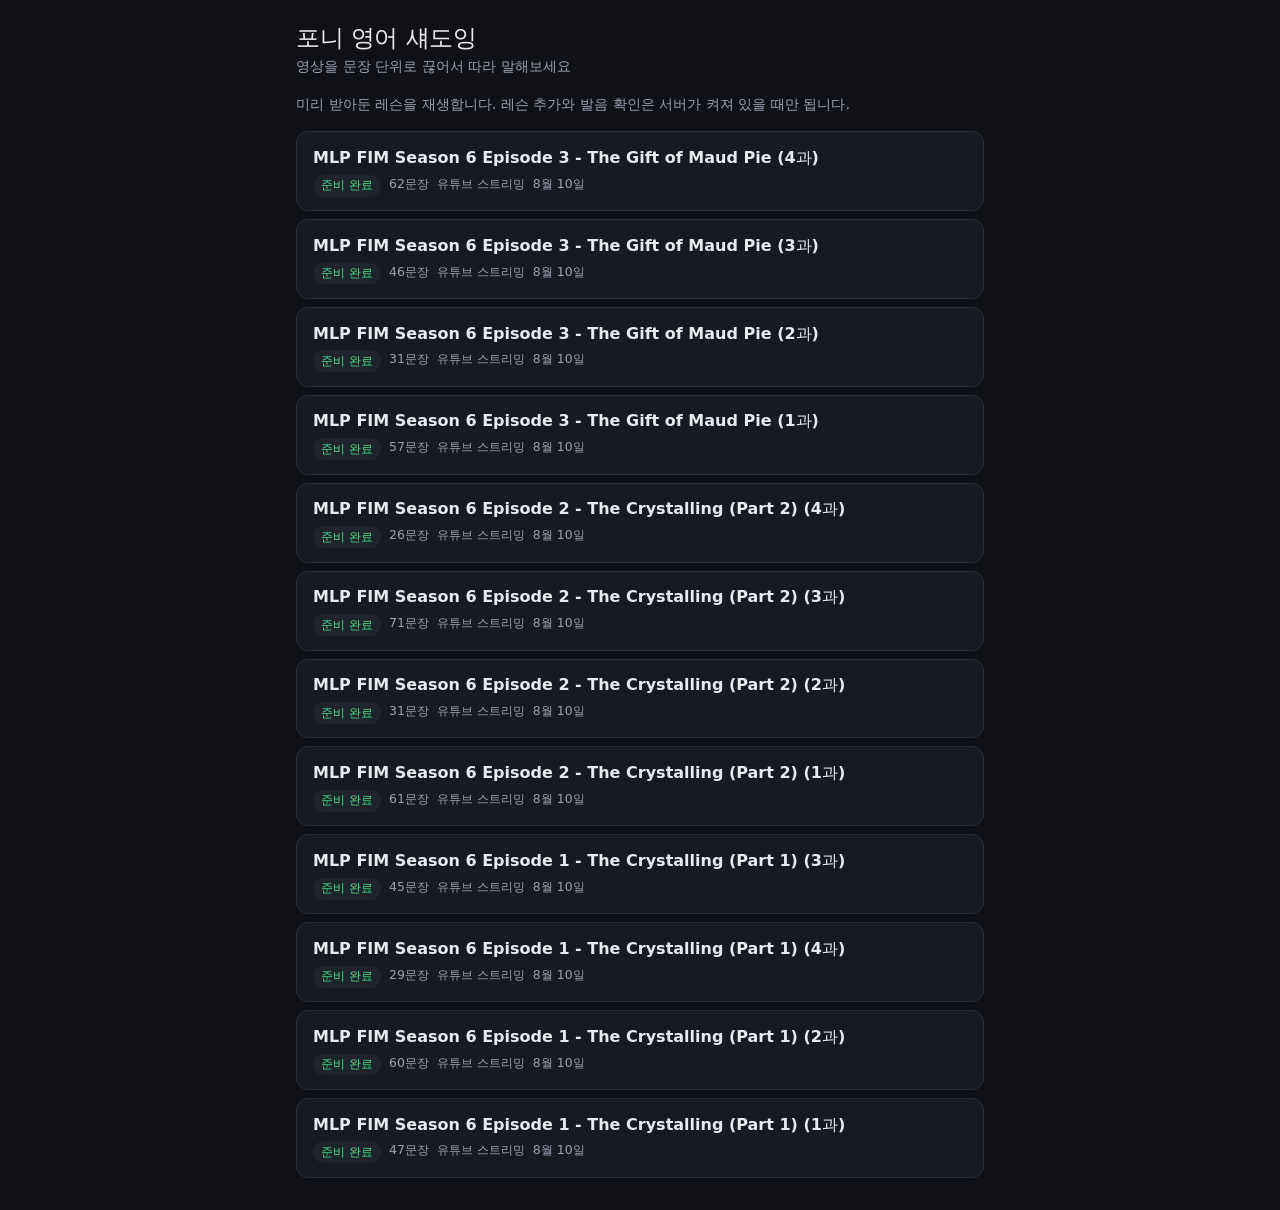
<file: index.html>
<!doctype html>
<html lang="ko">
  <head>
    <meta charset="UTF-8" />
    <meta name="viewport" content="width=device-width, initial-scale=1.0, maximum-scale=1.0, viewer-fit=cover" />
    <meta name="apple-mobile-web-app-capable" content="yes" />
    <meta name="apple-mobile-web-app-status-bar-style" content="black-translucent" />
    <meta name="apple-mobile-web-app-title" content="포니 섀도잉" />
    <title>포니 영어 섀도잉</title>
    <style>
      body { -webkit-touch-callout: none; -webkit-user-select: none; user-select: none; }
      input, textarea { -webkit-user-select: text; user-select: text; }
    </style>
    <script type="module" crossorigin src="./assets/index-DUBRBIpE.js"></script>
    <link rel="stylesheet" crossorigin href="./assets/index-CVvmPOei.css">
  </head>
  <body>
    <div id="root"></div>
  </body>
</html>
</file>
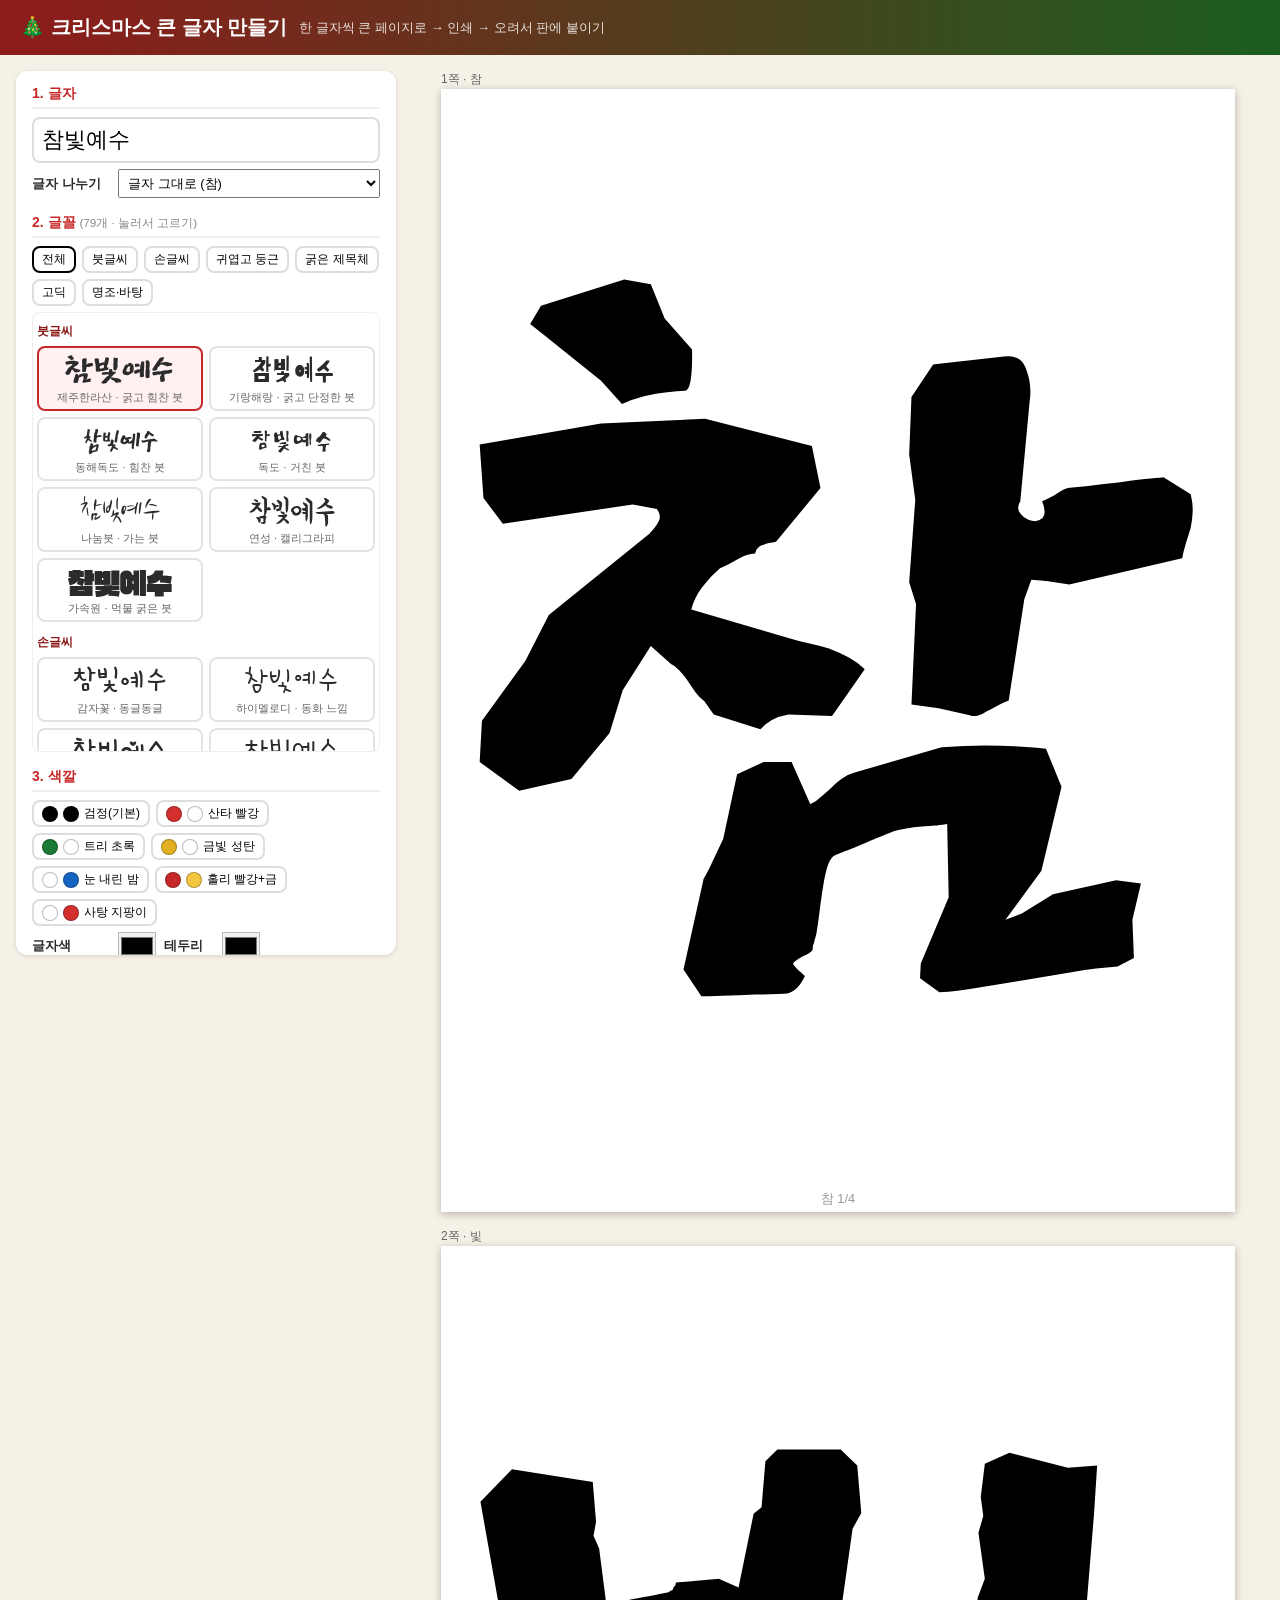
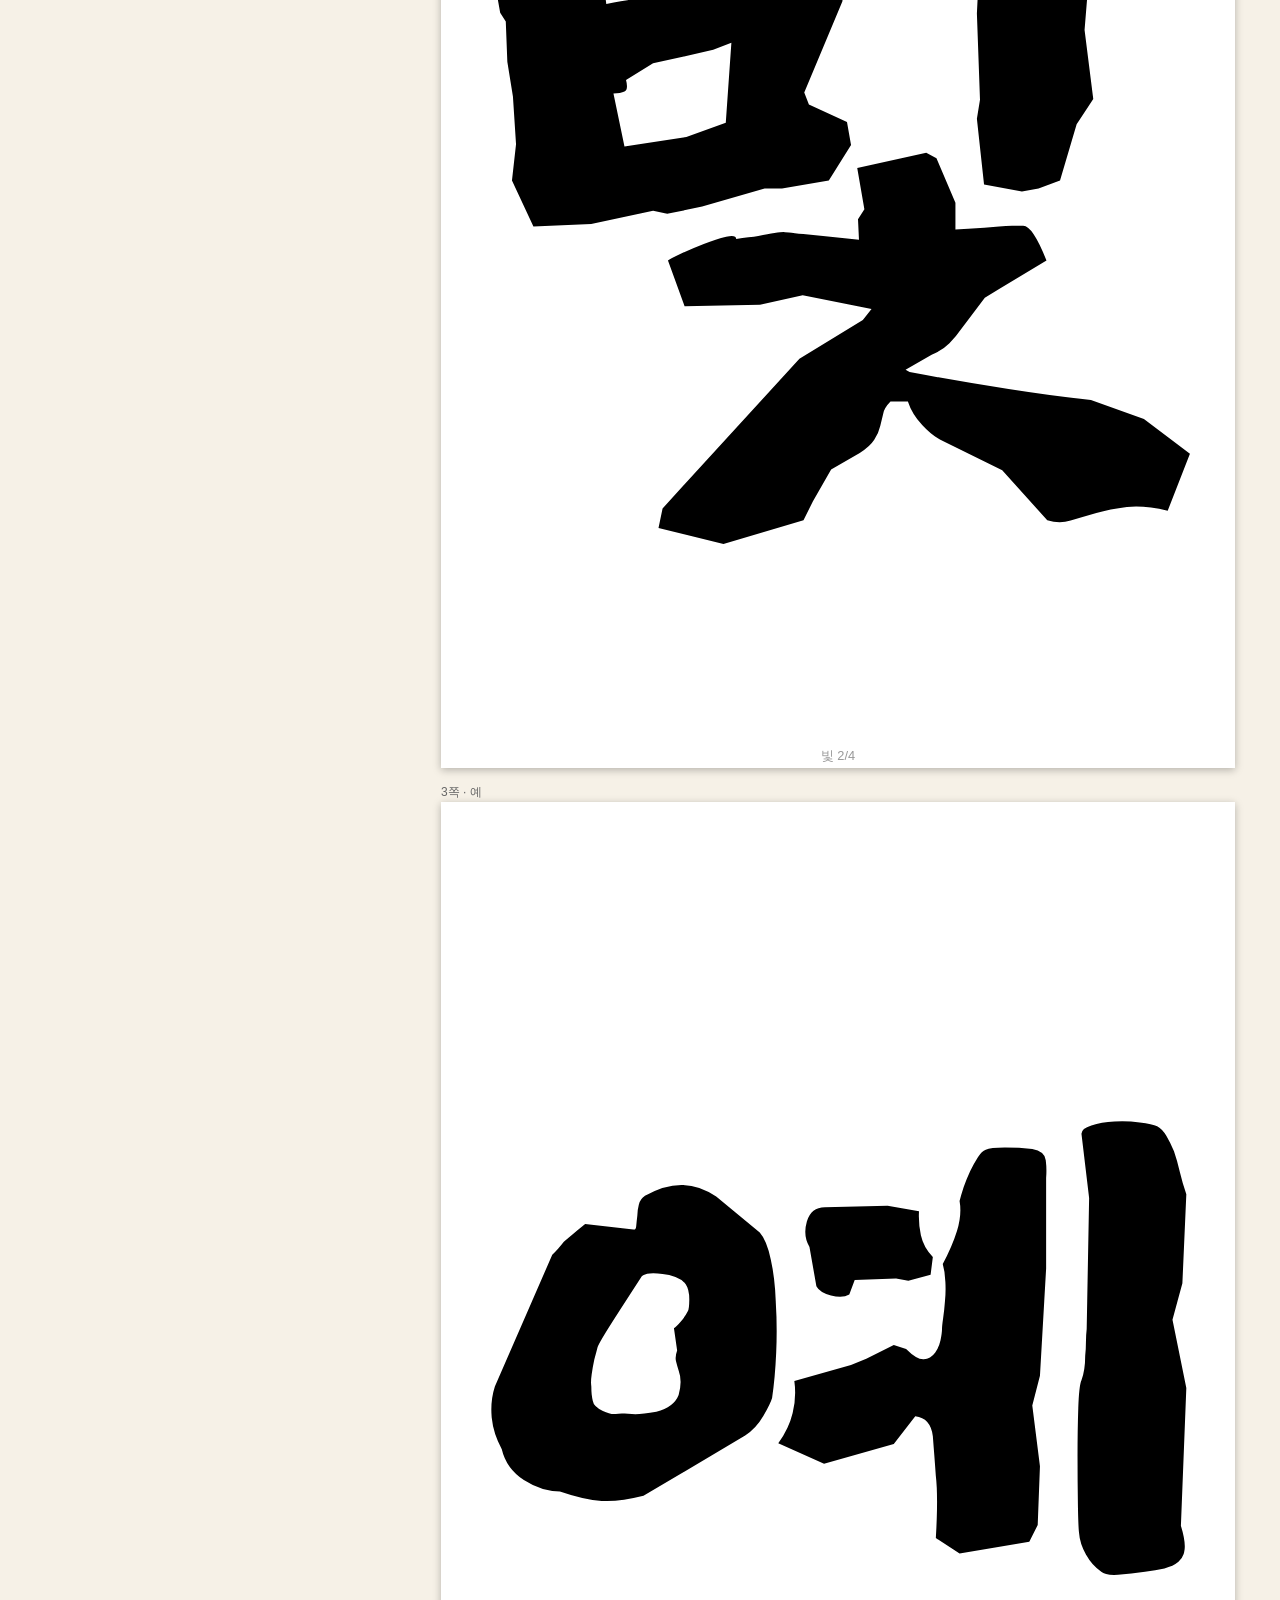
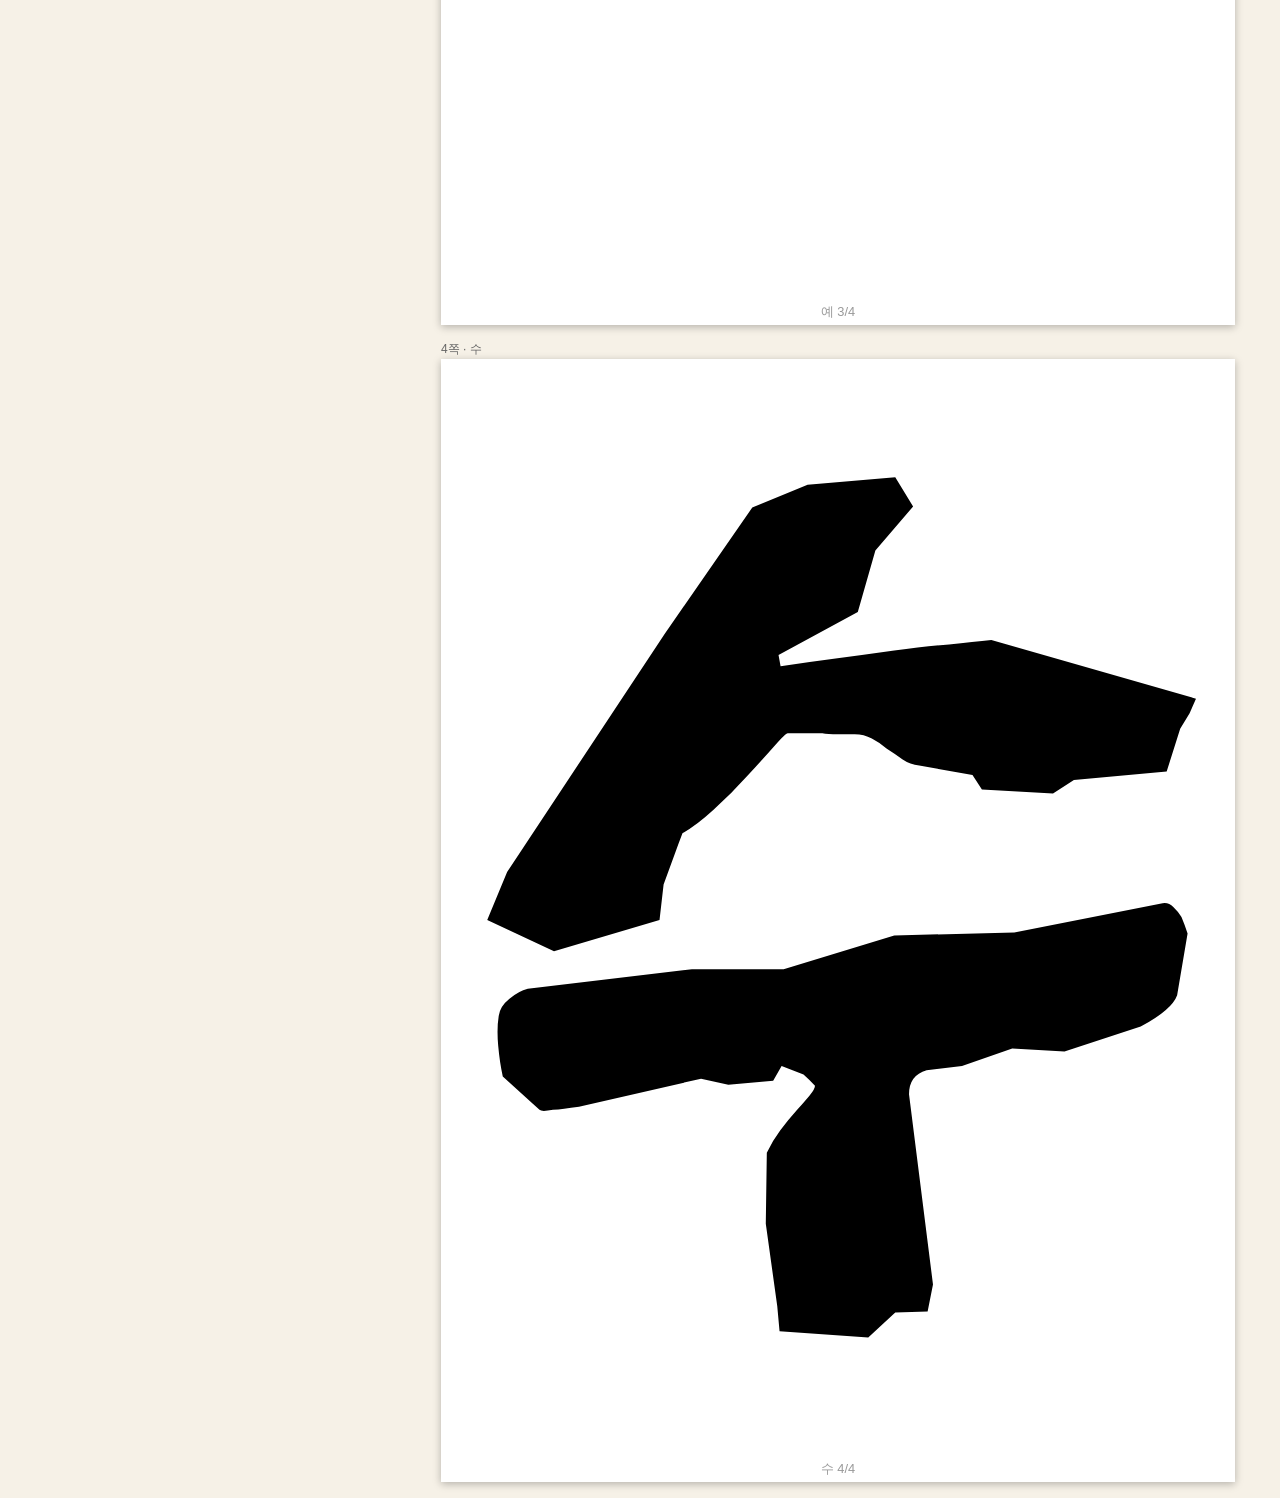
<file: christmas-letters/index.html>
<!doctype html>
<html lang="ko">
<head>
<meta charset="utf-8">
<meta name="viewport" content="width=device-width,initial-scale=1">
<title>크리스마스 큰 글자 만들기</title>
<style>

:root{--red:#c62828;--green:#1b5e20;--gold:#c9a227;--bg:#f6f1e7;--ink:#2b2b2b}
*{box-sizing:border-box}
body{margin:0;font-family:"Malgun Gothic","Apple SD Gothic Neo",sans-serif;background:var(--bg);color:var(--ink)}
header{background:linear-gradient(90deg,#8e1b1b,#1b5e20);color:#fff;padding:14px 20px;display:flex;align-items:center;gap:12px}
header h1{margin:0;font-size:20px}
header span{opacity:.85;font-size:13px}
.wrap{display:grid;grid-template-columns:380px 1fr;gap:16px;padding:16px;max-width:1500px;margin:auto}
.panel{background:#fff;border-radius:12px;padding:14px 16px;box-shadow:0 1px 4px #0002;align-self:start;position:sticky;top:8px;max-height:calc(100vh - 16px);overflow:auto}
.panel h2{font-size:14px;margin:16px 0 8px;color:var(--red);border-bottom:2px solid #eee;padding-bottom:4px}
.panel h2:first-child{margin-top:0}
label{display:flex;align-items:center;gap:8px;font-size:13px;margin:6px 0}
label>b{min-width:78px;font-weight:600}
input[type=text]{width:100%;font-size:22px;padding:8px;border:2px solid #ddd;border-radius:8px}
input[type=range]{flex:1}
select{flex:1;padding:5px;font-size:13px}
.fonts{display:grid;grid-template-columns:1fr 1fr;gap:6px;max-height:440px;overflow:auto;padding:4px;margin-top:6px;border:1px solid #eee;border-radius:8px}
.fonts .cat{grid-column:1/-1;font-size:12px;font-weight:700;color:#8e1b1b;margin-top:6px}
.fcard.dis{opacity:.35;pointer-events:none}
.fcard{border:2px solid #e3e3e3;border-radius:8px;padding:4px 6px;cursor:pointer;text-align:center;background:#fff}
.fcard:hover{border-color:#e57373}
.fcard.on{border-color:var(--red);background:#fff1f1}
.fcard .s{font-size:30px;line-height:1.25;white-space:nowrap;overflow:hidden}
.fcard .n{font-size:11px;color:#666}
.sw{display:flex;flex-wrap:wrap;gap:6px}
.sw button{border:2px solid #ddd;border-radius:8px;padding:3px 8px;background:#fff;cursor:pointer;font-size:12px;display:flex;align-items:center;gap:5px}
.sw button.on{border-color:#000}
.dot{width:16px;height:16px;border-radius:50%;border:1px solid #0004;display:inline-block}
input[type=color]{width:38px;height:28px;padding:0;border:1px solid #bbb}
.btns{display:flex;gap:8px;margin-top:14px;flex-wrap:wrap}
.btn{flex:1;padding:12px;font-size:15px;font-weight:700;border:0;border-radius:8px;cursor:pointer;color:#fff;background:var(--red)}
.btn.g{background:var(--green)}
.hint{font-size:12px;color:#666;line-height:1.5;background:#fffbe6;border:1px solid #f0e2a0;border-radius:8px;padding:8px;margin-top:10px}
#preview{display:flex;flex-wrap:wrap;gap:16px;justify-content:center}
.pg{background:#fff;box-shadow:0 2px 8px #0004;position:relative}
.pg .lbl{position:absolute;top:-18px;left:0;font-size:12px;color:#666}
.pgw{position:relative;margin-top:18px}
.pg svg{display:block;width:100%;height:100%}
#printarea{display:none}
@media print{
  body{background:#fff}
  header,.wrap{display:none!important}
  #printarea{display:block}
  #printarea .sheet{page-break-after:always;break-after:page;overflow:hidden}
  #printarea .sheet:last-child{page-break-after:auto;break-after:auto}
  #printarea svg{display:block}
}
@media (max-width:900px){.wrap{grid-template-columns:1fr}.panel{position:static;max-height:none}}
</style>
<style id="pagestyle"></style>
</head>
<body>
<header><h1>🎄 크리스마스 큰 글자 만들기</h1><span>한 글자씩 큰 페이지로 → 인쇄 → 오려서 판에 붙이기</span></header>
<div class="wrap">
<div class="panel">
  <h2>1. 글자</h2>
  <input type="text" id="text" value="참빛예수" maxlength="12">

  <label><b>글자 나누기</b><select id="split"><option value="none">글자 그대로 (참)</option><option value="jamo">자음·모음 하나씩 (ㅊ ㅏ ㅁ)</option></select></label>
  <div id="jamoopts" hidden>
    <label><b>같은 글자</b><input type="checkbox" id="dedupe"> <small>한 번만 (예: ㅂ이 두 번 나와도 1장)</small></label>
    <label><b>크기 통일</b><input type="checkbox" id="same" checked> <small>모든 조각을 같은 크기 기준으로 (조립할 때 편해요)</small></label>
  </div>

  <h2>2. 글꼴 <small id="fcount" style="font-weight:400;color:#888"></small></h2>
  <div class="sw" id="cats"></div>
  <div class="fonts" id="fonts"></div>

  <h2>3. 색깔</h2>
  <div class="sw" id="presets"></div>
  <label><b>글자색</b><input type="color" id="fill"><b style="min-width:50px">테두리</b><input type="color" id="stroke"></label>
  <label><b>테두리 굵기</b><input type="range" id="sw" min="0" max="12" step="0.5"><span id="swv"></span></label>
  <label><b>바깥 윤곽선</b><input type="color" id="outer"><input type="range" id="ow" min="0" max="12" step="0.5"><span id="owv"></span></label>
  <label><b>글자 안 무늬</b>
    <select id="pattern"><option value="none">없음</option><option value="dots">눈송이 점</option><option value="stripe">사탕 줄무늬</option><option value="stars">별</option></select></label>
  <label><b>그림자</b><input type="checkbox" id="shadow"> <small>(오릴 땐 끄는 게 편해요)</small></label>

  <h2>4. 종이 / 인쇄</h2>
  <label><b>종이 크기</b><select id="paper"><option value="210,297,A4">A4</option><option value="297,420,A3">A3</option><option value="257,364,B4">B4</option><option value="215.9,279.4,Letter">Letter</option></select></label>
  <label><b>방향</b><select id="orient"><option value="auto">글자에 맞춰 자동</option><option value="portrait">세로</option><option value="landscape">가로</option></select></label>
  <label><b>나눠 인쇄</b><select id="tile"><option value="1x1">1장 (나누지 않음)</option><option value="2x1">가로 2장</option><option value="1x2">세로 2장</option><option value="2x2">2×2 (4장)</option><option value="3x2">가로3×세로2 (6장)</option><option value="2x3">가로2×세로3 (6장)</option><option value="3x3">3×3 (9장)</option><option value="4x3">가로4×세로3 (12장)</option><option value="4x4">4×4 (16장)</option></select></label>
  <label><b>붙이는 여유</b><input type="range" id="ovl" min="0" max="20" step="1"><span id="ovv"></span></label>
  <label><b>여백</b><input type="range" id="margin" min="0" max="30" step="1"><span id="mv"></span></label>
  <label><b>좌우반전</b><input type="checkbox" id="mirror"> <small>(거울처럼 반대로)</small></label>
  <label><b>오림선 표시</b><input type="checkbox" id="guide"> <small>(점선 가이드)</small></label>
  <label><b>페이지 장식</b><input type="checkbox" id="deco"> <small>(구석에 별/눈)</small></label>
  <label><b>쪽 번호</b><input type="checkbox" id="pnum" checked> <small>(인쇄 맨 아래 작게)</small></label>

  <div class="btns">
    <button class="btn" id="print">🖨 인쇄하기</button>
    <button class="btn g" id="png">PNG 저장</button>
  </div>
  <div class="hint">
    <b>인쇄 팁</b><br>
    인쇄 창에서 <b>배율 100%(실제 크기)</b>, <b>머리글·바닥글 끄기</b>를 확인하세요.<br>
    글꼴은 선택할 때 인터넷에서 불러와요(처음 한 번). 시험으로 한 장 먼저 뽑아 보세요.<br>
    <b>자음·모음 나누기</b>: 참 → ㅊ, ㅏ, ㅁ 을 각각 한 페이지에 크게 인쇄해요.
  </div>
</div>
<div><div id="preview"></div></div>
</div>
<div id="printarea"></div>

<script>
const FONTS=[{"id": "jejuhallasan", "name": "제주한라산", "cat": "붓글씨", "mood": "굵고 힘찬 붓", "jamo": true, "kb": 191}, {"id": "kiranghaerang", "name": "기랑해랑", "cat": "붓글씨", "mood": "굵고 단정한 붓", "jamo": true, "kb": 717}, {"id": "eastseadokdo", "name": "동해독도", "cat": "붓글씨", "mood": "힘찬 붓", "jamo": true, "kb": 215}, {"id": "dokdo", "name": "독도", "cat": "붓글씨", "mood": "거친 붓", "jamo": true, "kb": 396}, {"id": "nanumbrush", "name": "나눔붓", "cat": "붓글씨", "mood": "가는 붓", "jamo": true, "kb": 418}, {"id": "yeonsung", "name": "연성", "cat": "붓글씨", "mood": "캘리그라피", "jamo": true, "kb": 457}, {"id": "gasoekone", "name": "가속원", "cat": "붓글씨", "mood": "먹물 굵은 붓", "jamo": true, "kb": 239}, {"id": "gamja", "name": "감자꽃", "cat": "손글씨", "mood": "동글동글", "jamo": true, "kb": 231}, {"id": "himelody", "name": "하이멜로디", "cat": "손글씨", "mood": "동화 느낌", "jamo": true, "kb": 212}, {"id": "singleday", "name": "싱글데이", "cat": "손글씨", "mood": "캐주얼", "jamo": true, "kb": 64}, {"id": "poorstory", "name": "푸어스토리", "cat": "손글씨", "mood": "편지글씨", "jamo": true, "kb": 114}, {"id": "nanumpen", "name": "나눔펜", "cat": "손글씨", "mood": "펜글씨", "jamo": true, "kb": 470}, {"id": "bwpicture", "name": "흑백사진", "cat": "손글씨", "mood": "레트로 손글씨", "jamo": true, "kb": 186}, {"id": "cutefont", "name": "큐트", "cat": "손글씨", "mood": "아기자기", "jamo": true, "kb": 131}, {"id": "gaegulight", "name": "개구 가볍게", "cat": "손글씨", "mood": "발랄", "jamo": true, "kb": 468}, {"id": "gaeguregular", "name": "개구 보통", "cat": "손글씨", "mood": "발랄", "jamo": true, "kb": 277}, {"id": "gaegubold", "name": "개구 굵게", "cat": "손글씨", "mood": "발랄", "jamo": true, "kb": 473}, {"id": "donglelight", "name": "동글 가볍게", "cat": "귀엽고 둥근", "mood": "통통 둥근", "jamo": true, "kb": 56}, {"id": "dongleregular", "name": "동글 보통", "cat": "귀엽고 둥근", "mood": "통통 둥근", "jamo": true, "kb": 58}, {"id": "donglebold", "name": "동글 굵게", "cat": "귀엽고 둥근", "mood": "통통 둥근", "jamo": true, "kb": 59}, {"id": "jua", "name": "주아", "cat": "귀엽고 둥근", "mood": "귀엽고 통통", "jamo": true, "kb": 347}, {"id": "bagel", "name": "베이글팻", "cat": "귀엽고 둥근", "mood": "풍선 느낌", "jamo": true, "kb": 349}, {"id": "orbit", "name": "오르빗", "cat": "귀엽고 둥근", "mood": "부드러운 둥근", "jamo": true, "kb": 167}, {"id": "gowundodum", "name": "고운돋움", "cat": "귀엽고 둥근", "mood": "단아한 돋움", "jamo": true, "kb": 154}, {"id": "diphylleia", "name": "산하엽", "cat": "굵은 제목체", "mood": "우아한 장식", "jamo": false, "kb": 321}, {"id": "moirai", "name": "모이라이", "cat": "굵은 제목체", "mood": "세리프 굵은", "jamo": true, "kb": 439}, {"id": "blackhan", "name": "검은고딕", "cat": "굵은 제목체", "mood": "아주 굵고 시원", "jamo": true, "kb": 164}, {"id": "dohyeon", "name": "도현", "cat": "굵은 제목체", "mood": "깔끔 굵은 고딕", "jamo": true, "kb": 160}, {"id": "gugi", "name": "구기", "cat": "굵은 제목체", "mood": "뾰족 장식", "jamo": true, "kb": 172}, {"id": "stylish", "name": "스타일리시", "cat": "굵은 제목체", "mood": "세련", "jamo": true, "kb": 238}, {"id": "sunflowerlight", "name": "해바라기 가볍게", "cat": "굵은 제목체", "mood": "또렷한 고딕", "jamo": true, "kb": 121}, {"id": "sunflowermedium", "name": "해바라기 보통", "cat": "굵은 제목체", "mood": "또렷한 고딕", "jamo": true, "kb": 115}, {"id": "sunflowerbold", "name": "해바라기 굵게", "cat": "굵은 제목체", "mood": "또렷한 고딕", "jamo": true, "kb": 128}, {"id": "nanumgothicregular", "name": "나눔고딕 보통", "cat": "고딕", "mood": "표준 고딕", "jamo": true, "kb": 222}, {"id": "nanumgothicbold", "name": "나눔고딕 굵게", "cat": "고딕", "mood": "표준 고딕", "jamo": true, "kb": 287}, {"id": "nanumgothicextrabold", "name": "나눔고딕 아주 굵게", "cat": "고딕", "mood": "표준 고딕", "jamo": true, "kb": 270}, {"id": "nanumcodingregular", "name": "나눔코딩 보통", "cat": "고딕", "mood": "각진 고딕", "jamo": true, "kb": 409}, {"id": "nanumcodingbold", "name": "나눔코딩 굵게", "cat": "고딕", "mood": "각진 고딕", "jamo": true, "kb": 413}, {"id": "gothica1light", "name": "고딕A1 300", "cat": "고딕", "mood": "깔끔 고딕", "jamo": true, "kb": 138}, {"id": "gothica1regular", "name": "고딕A1 400", "cat": "고딕", "mood": "깔끔 고딕", "jamo": true, "kb": 139}, {"id": "gothica1medium", "name": "고딕A1 500", "cat": "고딕", "mood": "깔끔 고딕", "jamo": true, "kb": 125}, {"id": "gothica1semibold", "name": "고딕A1 600", "cat": "고딕", "mood": "깔끔 고딕", "jamo": true, "kb": 142}, {"id": "gothica1bold", "name": "고딕A1 700", "cat": "고딕", "mood": "깔끔 고딕", "jamo": true, "kb": 142}, {"id": "gothica1extrabold", "name": "고딕A1 800", "cat": "고딕", "mood": "깔끔 고딕", "jamo": true, "kb": 143}, {"id": "gothica1black", "name": "고딕A1 900", "cat": "고딕", "mood": "깔끔 고딕", "jamo": true, "kb": 128}, {"id": "plexlight", "name": "플렉스 300", "cat": "고딕", "mood": "현대적 고딕", "jamo": true, "kb": 223}, {"id": "plexregular", "name": "플렉스 400", "cat": "고딕", "mood": "현대적 고딕", "jamo": true, "kb": 225}, {"id": "plexmedium", "name": "플렉스 500", "cat": "고딕", "mood": "현대적 고딕", "jamo": true, "kb": 264}, {"id": "plexsemibold", "name": "플렉스 600", "cat": "고딕", "mood": "현대적 고딕", "jamo": true, "kb": 262}, {"id": "plexbold", "name": "플렉스 700", "cat": "고딕", "mood": "현대적 고딕", "jamo": true, "kb": 256}, {"id": "notosans300", "name": "노토산스 300", "cat": "고딕", "mood": "기본 고딕", "jamo": true, "kb": 160}, {"id": "notosans400", "name": "노토산스 400", "cat": "고딕", "mood": "기본 고딕", "jamo": true, "kb": 165}, {"id": "notosans500", "name": "노토산스 500", "cat": "고딕", "mood": "기본 고딕", "jamo": true, "kb": 167}, {"id": "notosans600", "name": "노토산스 600", "cat": "고딕", "mood": "기본 고딕", "jamo": true, "kb": 168}, {"id": "notosans700", "name": "노토산스 700", "cat": "고딕", "mood": "기본 고딕", "jamo": true, "kb": 169}, {"id": "notosans800", "name": "노토산스 800", "cat": "고딕", "mood": "기본 고딕", "jamo": true, "kb": 168}, {"id": "notosans900", "name": "노토산스 900", "cat": "고딕", "mood": "기본 고딕", "jamo": true, "kb": 156}, {"id": "jejugothic", "name": "제주고딕", "cat": "고딕", "mood": "부드러운 고딕", "jamo": true, "kb": 90}, {"id": "gowunbatangregular", "name": "고운바탕 보통", "cat": "명조·바탕", "mood": "단정한 바탕", "jamo": true, "kb": 204}, {"id": "gowunbatangbold", "name": "고운바탕 굵게", "cat": "명조·바탕", "mood": "단정한 바탕", "jamo": true, "kb": 169}, {"id": "nanummjregular", "name": "나눔명조 보통", "cat": "명조·바탕", "mood": "전통 명조", "jamo": true, "kb": 336}, {"id": "nanummjbold", "name": "나눔명조 굵게", "cat": "명조·바탕", "mood": "전통 명조", "jamo": true, "kb": 367}, {"id": "nanummjextrabold", "name": "나눔명조 아주 굵게", "cat": "명조·바탕", "mood": "전통 명조", "jamo": true, "kb": 473}, {"id": "notoserif300", "name": "노토세리프 300", "cat": "명조·바탕", "mood": "기본 명조", "jamo": true, "kb": 329}, {"id": "notoserif400", "name": "노토세리프 400", "cat": "명조·바탕", "mood": "기본 명조", "jamo": true, "kb": 341}, {"id": "notoserif500", "name": "노토세리프 500", "cat": "명조·바탕", "mood": "기본 명조", "jamo": true, "kb": 347}, {"id": "notoserif600", "name": "노토세리프 600", "cat": "명조·바탕", "mood": "기본 명조", "jamo": true, "kb": 326}, {"id": "notoserif700", "name": "노토세리프 700", "cat": "명조·바탕", "mood": "기본 명조", "jamo": true, "kb": 351}, {"id": "notoserif800", "name": "노토세리프 800", "cat": "명조·바탕", "mood": "기본 명조", "jamo": true, "kb": 344}, {"id": "notoserif900", "name": "노토세리프 900", "cat": "명조·바탕", "mood": "기본 명조", "jamo": true, "kb": 229}, {"id": "hahmlet300", "name": "함렛 300", "cat": "명조·바탕", "mood": "세련된 바탕", "jamo": true, "kb": 171}, {"id": "hahmlet400", "name": "함렛 400", "cat": "명조·바탕", "mood": "세련된 바탕", "jamo": true, "kb": 145}, {"id": "hahmlet500", "name": "함렛 500", "cat": "명조·바탕", "mood": "세련된 바탕", "jamo": true, "kb": 178}, {"id": "hahmlet600", "name": "함렛 600", "cat": "명조·바탕", "mood": "세련된 바탕", "jamo": true, "kb": 184}, {"id": "hahmlet700", "name": "함렛 700", "cat": "명조·바탕", "mood": "세련된 바탕", "jamo": true, "kb": 186}, {"id": "hahmlet800", "name": "함렛 800", "cat": "명조·바탕", "mood": "세련된 바탕", "jamo": true, "kb": 185}, {"id": "hahmlet900", "name": "함렛 900", "cat": "명조·바탕", "mood": "세련된 바탕", "jamo": true, "kb": 155}, {"id": "jejumyeongjo", "name": "제주명조", "cat": "명조·바탕", "mood": "고전 명조", "jamo": true, "kb": 238}, {"id": "songmyung", "name": "송명", "cat": "명조·바탕", "mood": "우아한 명조", "jamo": true, "kb": 295}];
const PRESETS=[
 {n:"검정(기본)",fill:"#000000",stroke:"#000000",outer:"#000000",flat:1},
 {n:"산타 빨강",fill:"#d32f2f",stroke:"#ffffff",outer:"#1b5e20"},
 {n:"트리 초록",fill:"#1b7a34",stroke:"#ffffff",outer:"#b71c1c"},
 {n:"금빛 성탄",fill:"#e0b020",stroke:"#ffffff",outer:"#b71c1c"},
 {n:"눈 내린 밤",fill:"#ffffff",stroke:"#1565c0",outer:"#0d2b5c"},
 {n:"홀리 빨강+금",fill:"#c62828",stroke:"#f4c542",outer:"#14532d"},
 {n:"사탕 지팡이",fill:"#ffffff",stroke:"#d32f2f",outer:"#d32f2f"},
];
const $=id=>document.getElementById(id);
const S={font:FONTS[0].id,pi:0,pattern:"none",orient:"auto"};
const state=()=>({text:$('text').value.replace(/\s/g,''),fill:$('fill').value,stroke:$('stroke').value,outer:$('outer').value,
  sw:+$('sw').value,ow:+$('ow').value,pattern:$('pattern').value,shadow:$('shadow').checked,
  paper:$('paper').value.split(','),orient:$('orient').value,margin:+$('margin').value,split:$('split').value,dedupe:$('dedupe').checked,same:$('same').checked,tile:$('tile').value.split('x').map(Number),ovl:+$('ovl').value,
  mirror:$('mirror').checked,guide:$('guide').checked,deco:$('deco').checked,pnum:$('pnum').checked,font:S.font});
function save(){try{localStorage.setItem('xmas4',JSON.stringify({...state(),pi:S.pi}))}catch(e){}}
function load(){try{const o=JSON.parse(localStorage.getItem('xmas4')||'null');if(!o)return;
  ['text','fill','stroke','outer','sw','ow','pattern','paper','orient','margin','tile','ovl','split'].forEach(k=>{if(o[k]!=null){const v=Array.isArray(o[k])?o[k].join(','):o[k];$(k).value=v}});
  ['shadow','mirror','guide','deco','pnum','dedupe','same'].forEach(k=>$(k).checked=!!o[k]);
  if(o.font&&FONTS.some(f=>f.id===o.font))S.font=o.font;}catch(e){}}

// UI build
const LOADED={};
function ensureFont(id){
  if(LOADED[id])return LOADED[id];
  const ff=new FontFace(id,`url(fonts/${id}.woff2) format('woff2')`);
  document.fonts.add(ff);return LOADED[id]=ff.load().then(()=>true).catch(()=>{delete LOADED[id];return false});
}
const CATS=[...new Set(FONTS.map(f=>f.cat))];let curCat='전체';
const io=new IntersectionObserver(es=>es.forEach(e=>{if(e.isIntersecting){const d=e.target;io.unobserve(d);
  ensureFont(d.dataset.id).then(ok=>{if(ok)d.querySelector('.s').style.fontFamily=`'${d.dataset.id}'`})}}),{root:null,rootMargin:'200px'});
function buildCards(){
  const box=$('fonts');box.innerHTML='';let n=0;
  CATS.forEach(cat=>{if(curCat!=='전체'&&curCat!==cat)return;
    const h=document.createElement('div');h.className='cat';h.textContent=cat;box.appendChild(h);
    FONTS.filter(f=>f.cat===cat).forEach(f=>{n++;const d=document.createElement('div');d.className='fcard';d.dataset.id=f.id;
      d.innerHTML=`<div class="s">참빛예수</div><div class="n">${f.name} · ${f.mood}</div>`;
      d.onclick=()=>{S.font=f.id;render()};box.appendChild(d);io.observe(d)})});
  $('fcount').textContent=`(${n}개 · 눌러서 고르기)`;refreshCards();
}
function sampleText(){const st=state();const u=units(st).map(x=>x.ch).slice(0,4).join('');return u||'참빛예수'}
function refreshCards(){
  const jm=$('split').value==='jamo',smp=sampleText();
  document.querySelectorAll('.fcard').forEach(d=>{const f=FONTS.find(x=>x.id===d.dataset.id);
    d.classList.toggle('on',d.dataset.id===S.font);d.classList.toggle('dis',jm&&!f.jamo);
    d.querySelector('.s').textContent=smp});
}
$('cats').innerHTML='';['전체',...CATS].forEach(c=>{const b=document.createElement('button');b.textContent=c;b.onclick=()=>{curCat=c;
  document.querySelectorAll('#cats button').forEach(x=>x.classList.toggle('on',x.textContent===c));buildCards()};
  if(c==='전체')b.classList.add('on');$('cats').appendChild(b)});
PRESETS.forEach((p,i)=>{const b=document.createElement('button');
  b.innerHTML=`<span class="dot" style="background:${p.fill}"></span><span class="dot" style="background:${p.stroke}"></span>${p.n}`;
  b.onclick=()=>{$('fill').value=p.fill;$('stroke').value=p.stroke;$('outer').value=p.outer;
    $('pattern').value=p.n==="사탕 지팡이"?"stripe":"none";if(p.flat){$('sw').value=0;$('ow').value=0;$('deco').checked=false}else{if(+$('sw').value==0)$('sw').value=3;if(+$('ow').value==0)$('ow').value=3}render()};$('presets').appendChild(b)});
// defaults
$('fill').value="#000000";$('stroke').value="#000000";$('outer').value="#000000";
$('sw').value=0;$('ow').value=0;$('margin').value=10;$('ovl').value=10;$('shadow').checked=false;$('deco').checked=false;$('same').checked=true;
load();buildCards();
document.querySelectorAll('.panel input,.panel select').forEach(e=>e.addEventListener('input',render));

// measure glyph box (in em units of a 1000px font) using canvas
const cv=document.createElement('canvas').getContext('2d');
function measure(ch,font){cv.font=`1000px '${font}'`;const m=cv.measureText(ch);
  return{l:-m.actualBoundingBoxLeft,r:m.actualBoundingBoxRight,a:m.actualBoundingBoxAscent,d:m.actualBoundingBoxDescent}}

function patternDefs(st,uid){
  if(st.pattern==="none")return"";
  const c=st.stroke;
  if(st.pattern==="dots")return`<pattern id="p${uid}" width="16" height="16" patternUnits="userSpaceOnUse"><circle cx="4" cy="4" r="2.4" fill="${c}" opacity=".9"/><circle cx="12" cy="12" r="1.6" fill="${c}" opacity=".9"/></pattern>`;
  if(st.pattern==="stripe")return`<pattern id="p${uid}" width="24" height="24" patternUnits="userSpaceOnUse" patternTransform="rotate(45)"><rect width="12" height="24" fill="${c}"/></pattern>`;
  if(st.pattern==="stars")return`<pattern id="p${uid}" width="30" height="30" patternUnits="userSpaceOnUse"><path transform="translate(15 15) scale(5)" d="M0-1 .29-.4.95-.31.48.15.59.81 0 .5-.59.81-.48.15-.95-.31-.29-.4Z" fill="${c}" opacity=".9"/></pattern>`;
}
function decoSvg(W,H,st){
  const g=[];const col=[st.fill,st.outer,"#c9a227"];
  const star=(x,y,s,c)=>`<path transform="translate(${x} ${y}) scale(${s})" d="M0-1 .29-.4.95-.31.48.15.59.81 0 .5-.59.81-.48.15-.95-.31-.29-.4Z" fill="${c}"/>`;
  const flake=(x,y,s,c)=>{let l='';for(let i=0;i<3;i++)l+=`<line x1="${-s}" y1="0" x2="${s}" y2="0" transform="rotate(${i*60} ${x} ${y}) translate(${x} ${y})"/>`;return`<g stroke="${c}" stroke-width="${s/6}" stroke-linecap="round">${l}</g>`};
  const u=Math.min(W,H)/25;
  [[1,1],[-1,1],[1,-1],[-1,-1]].forEach(([sx,sy],i)=>{const cx=sx>0?3*u:W-3*u,cy=sy>0?3*u:H-3*u;
    g.push(star(cx,cy,u*1.3,col[2]));g.push(flake(cx+sx*2.2*u,cy+sy*0.2*u,u*0.8,"#7aa7d9"));g.push(flake(cx+sx*0.2*u,cy+sy*2.4*u,u*0.7,"#7aa7d9"));
    g.push(`<circle cx="${cx+sx*2*u}" cy="${cy+sy*2*u}" r="${u*.45}" fill="${col[i%2]}"/>`)});
  return g.join('');
}
function pageSize(st,i){let[w,h]=st.paper.map(Number);
  if(st.orient==="landscape"&&w<h)[w,h]=[h,w];else if(st.orient==="portrait"&&w>h)[w,h]=[h,w];return[w,h]}
function pageSvg(st,ch,idx,total,uid,r=0,c=0){
  const[W,H]=pageSize(st,idx);const[cols,rows]=st.tile;const o=cols*rows>1?Math.min(st.ovl,W/3,H/3):0;
  const VW=cols*(W-o)+o,VH=rows*(H-o)+o;const m=st.margin;const pb=st.pnum?6:0;
  const M=measure(ch,st.font);const gw=M.r-M.l,gh=M.a+M.d;
  const pad=(st.sw/2+st.ow);
  const aw=VW-2*m-2*pad,ah=VH-2*m-2*pad-pb;
  const sc=st._sc||Math.min(aw/gw,ah/gh);const size=1000*sc;
  const cx=VW/2-((M.l+M.r)/2)*sc, cy=(VH-pb)/2+((M.a-M.d)/2)*sc;
  const style=`font-family:'${st.font}';font-size:${size}px`;
  const txt=(extra)=>`<text x="${cx}" y="${cy}" style="${style}" text-anchor="start" ${extra}>${ch}</text>`;
  const uk=uid+'_'+r+'_'+c, clipId='c'+uk;
  let body='';
  if(st.shadow)body+=txt(`fill="#000" opacity=".25" transform="translate(${VW*.012} ${VW*.012})" stroke="#000" stroke-width="${st.sw+st.ow*2}" stroke-linejoin="round"`);
  if(st.ow>0)body+=txt(`fill="${st.outer}" stroke="${st.outer}" stroke-width="${st.sw+st.ow*2}" stroke-linejoin="round"`);
  if(st.sw>0)body+=txt(`fill="${st.stroke}" stroke="${st.stroke}" stroke-width="${st.sw}" stroke-linejoin="round"`);
  body+=txt(`fill="${st.fill}"`);
  if(st.pattern!=="none")body+=`<g clip-path="url(#${clipId})"><rect width="${VW}" height="${VH}" fill="url(#p${uk})"/></g>`;
  const defs=`<defs>${patternDefs(st,uk)}<clipPath id="${clipId}">${txt('')}</clipPath></defs>`;
  let guide='';
  if(st.guide){const g=Math.max(1,(st.sw/2+st.ow));
    guide=`<rect x="${VW/2-gw*sc/2-g-2}" y="${(VH-pb)/2-gh*sc/2-g-2}" width="${gw*sc+2*g+4}" height="${gh*sc+2*g+4}" fill="none" stroke="#999" stroke-width=".4" stroke-dasharray="3 2"/>`}
  const deco=st.deco?decoSvg(VW,VH,st):'';
  const inner=`${defs}${deco}${guide}${body}`;
  const mir=st.mirror?`<g transform="translate(${VW} 0) scale(-1 1)">${inner}</g>`:inner;
  const X=c*(W-o),Y=r*(H-o);
  // overlay in sheet coordinates (not mirrored): labels + glue lines
  let ov='';const tiled=cols*rows>1;
  const ln=(x1,y1,x2,y2)=>`<line x1="${x1}" y1="${y1}" x2="${x2}" y2="${y2}" stroke="#888" stroke-width=".35" stroke-dasharray="4 2"/>`;
  if(tiled&&o>0){
    if(c<cols-1)ov+=ln(X+W-o,Y,X+W-o,Y+H);
    if(c>0)ov+=ln(X+o,Y,X+o,Y+H);
    if(r<rows-1)ov+=ln(X,Y+H-o,X+W,Y+H-o);
    if(r>0)ov+=ln(X,Y+o,X+W,Y+o);
  }
  if(tiled)ov+=`<text x="${X+W/2}" y="${Y+4.5}" text-anchor="middle" font-size="3.6" fill="#777" font-family="sans-serif">▲ 위</text>`;
  const num=st.pnum?`<text x="${X+W/2}" y="${Y+H-2.2}" text-anchor="middle" font-size="3.4" fill="#999" font-family="sans-serif">${ch}${tiled?`  [${r+1}줄 ${c+1}번째]`:''}  ${idx+1}/${total}</text>`:'';
  return`<svg xmlns="http://www.w3.org/2000/svg" viewBox="${X} ${Y} ${W} ${H}" width="${W}mm" height="${H}mm" preserveAspectRatio="xMidYMid meet">
  <rect x="${X}" y="${Y}" width="${W}" height="${H}" fill="#fff"/>${mir}${ov}${num}</svg>`;
}
const CHO="ㄱㄲㄴㄷㄸㄹㅁㅂㅃㅅㅆㅇㅈㅉㅊㅋㅌㅍㅎ",JUNG="ㅏㅐㅑㅒㅓㅔㅕㅖㅗㅘㅙㅚㅛㅜㅝㅞㅟㅠㅡㅢㅣ",
 JONG=["","ㄱ","ㄲ","ㄳ","ㄴ","ㄵ","ㄶ","ㄷ","ㄹ","ㄺ","ㄻ","ㄼ","ㄽ","ㄾ","ㄿ","ㅀ","ㅁ","ㅂ","ㅄ","ㅅ","ㅆ","ㅇ","ㅈ","ㅊ","ㅋ","ㅌ","ㅍ","ㅎ"];
function decompose(ch){const c=ch.codePointAt(0);
  if(c>=0xAC00&&c<=0xD7A3){const s=c-0xAC00,l=Math.floor(s/588),v=Math.floor((s%588)/28),t=s%28;
    return[CHO[l],JUNG[v]].concat(JONG[t]?[JONG[t]]:[])}return[ch]}
function units(st){let u=[];[...st.text].forEach((ch,ci)=>{
  if(st.split==='jamo')decompose(ch).forEach(j=>u.push({ch:j,ci}));else u.push({ch,ci})});
  if(st.split==='jamo'&&st.dedupe){const seen=new Set();u=u.filter(x=>!seen.has(x.ch)&&seen.add(x.ch))}
  return u}
function fitScale(st,ch){const[W,H]=pageSize(st,0);const[cols,rows]=st.tile;const o=cols*rows>1?Math.min(st.ovl,W/3,H/3):0;
  const VW=cols*(W-o)+o,VH=rows*(H-o)+o,pb=st.pnum?6:0,pad=st.sw/2+st.ow;
  const M=measure(ch,st.font);const gw=M.r-M.l,gh=M.a+M.d;if(!(gw>0&&gh>0))return 1;
  return Math.min((VW-2*st.margin-2*pad)/gw,(VH-2*st.margin-2*pad-pb)/gh)}
function sheets(st){const[cols,rows]=st.tile,out=[];const us=units(st);
  if(st.split==='jamo'&&st.same&&us.length){st._sc=Math.min(...us.map(x=>fitScale(st,x.ch)))}else st._sc=null;
  us.forEach(x=>{for(let r=0;r<rows;r++)for(let c=0;c<cols;c++)out.push({ch:x.ch,ci:x.ci,r,c})});return out}
let rtimer;
function render(){
  const st=state();
  $('jamoopts').hidden=st.split!=='jamo';
  if(st.split==='jamo'&&!(FONTS.find(f=>f.id===S.font)||{}).jamo){S.font=(FONTS.find(f=>f.jamo)||FONTS[0]).id;st.font=S.font}
  refreshCards();
  $('swv').textContent=st.sw+'mm';$('owv').textContent=st.ow+'mm';$('mv').textContent=st.margin+'mm';$('ovv').textContent=st.ovl+'mm';
  ensureFont(st.font).then(()=>document.fonts.load(`40px '${st.font}'`,'가')).then(()=>{
    const pv=$('preview');pv.innerHTML='';
    $('pagestyle').textContent='';
    const pr=$('printarea');pr.innerHTML='';
    // @page: use the first page's size (all same if orientation fixed)
    const[W,H]=pageSize(st,0);
    $('pagestyle').textContent=`@page{size:${W}mm ${H}mm;margin:0}`;
    const list=sheets(st);
    if(!list.length)pv.innerHTML='<p style="padding:40px;color:#888">글자를 입력하세요.</p>';
    list.forEach((s,i)=>{
      const svg=pageSvg(st,s.ch,i,list.length,'v'+i,s.r,s.c);
      const sc=Math.min(1,380/W);
      const w=document.createElement('div');w.className='pgw';
      w.innerHTML=`<div class="pg" style="width:${W*sc*3.78}px;height:${H*sc*3.78}px"><div class="lbl">${i+1}쪽 · ${s.ch}${st.tile[0]*st.tile[1]>1?` (${s.r+1}줄 ${s.c+1}번째)`:''}</div>${svg}</div>`;
      const sv=w.querySelector('svg');sv.removeAttribute('width');sv.removeAttribute('height');
      pv.appendChild(w);
      const sh=document.createElement('div');sh.className='sheet';sh.style.cssText=`width:${W}mm;height:${H}mm`;
      sh.innerHTML=pageSvg(st,s.ch,i,list.length,'p'+i,s.r,s.c);pr.appendChild(sh);
    });
    save();
  });
}
$('print').onclick=async()=>{await ensureFont(S.font);render();setTimeout(()=>window.print(),600)};
$('png').onclick=async()=>{
  const st=state();await ensureFont(st.font);
  let b64;try{const r=await fetch(`fonts/${S.font}.woff2`);const bl=await r.blob();b64=await new Promise(res=>{const fr=new FileReader();fr.onload=()=>res(fr.result.split(',')[1]);fr.readAsDataURL(bl)})}catch(e){alert('PNG 저장은 웹 주소(링크)로 열었을 때만 돼요. 인쇄하기는 그대로 쓸 수 있어요.');return}
  const list=sheets(st);
  for(let i=0;i<list.length;i++){
    const svg=pageSvg(st,list[i].ch,i,list.length,'d'+i,list[i].r,list[i].c);
    const[W,H]=pageSize(st,i);const px=W/25.4*200; // 200dpi
    // inline the font into the SVG so the image renders standalone
    const fam=S.font;
    const withFont=svg.replace('<defs>',`<defs><style>@font-face{font-family:'${fam}';src:url(data:font/woff2;base64,${b64}) format('woff2')}</style>`);
    const url=URL.createObjectURL(new Blob([withFont],{type:'image/svg+xml'}));
    const img=new Image();await new Promise(r=>{img.onload=r;img.src=url});
    const c=document.createElement('canvas');c.width=px;c.height=H/25.4*200;
    const x=c.getContext('2d');x.fillStyle='#fff';x.fillRect(0,0,c.width,c.height);x.drawImage(img,0,0,c.width,c.height);
    const a=document.createElement('a');a.href=c.toDataURL('image/png');a.download=`${String(i+1).padStart(2,'0')}_${list[i].ch}${st.tile[0]*st.tile[1]>1?`_${list[i].r+1}줄${list[i].c+1}번`:''}.png`;a.click();
    await new Promise(r=>setTimeout(r,300));
  }
};
render();
</script>
</body>
</html>
</file>
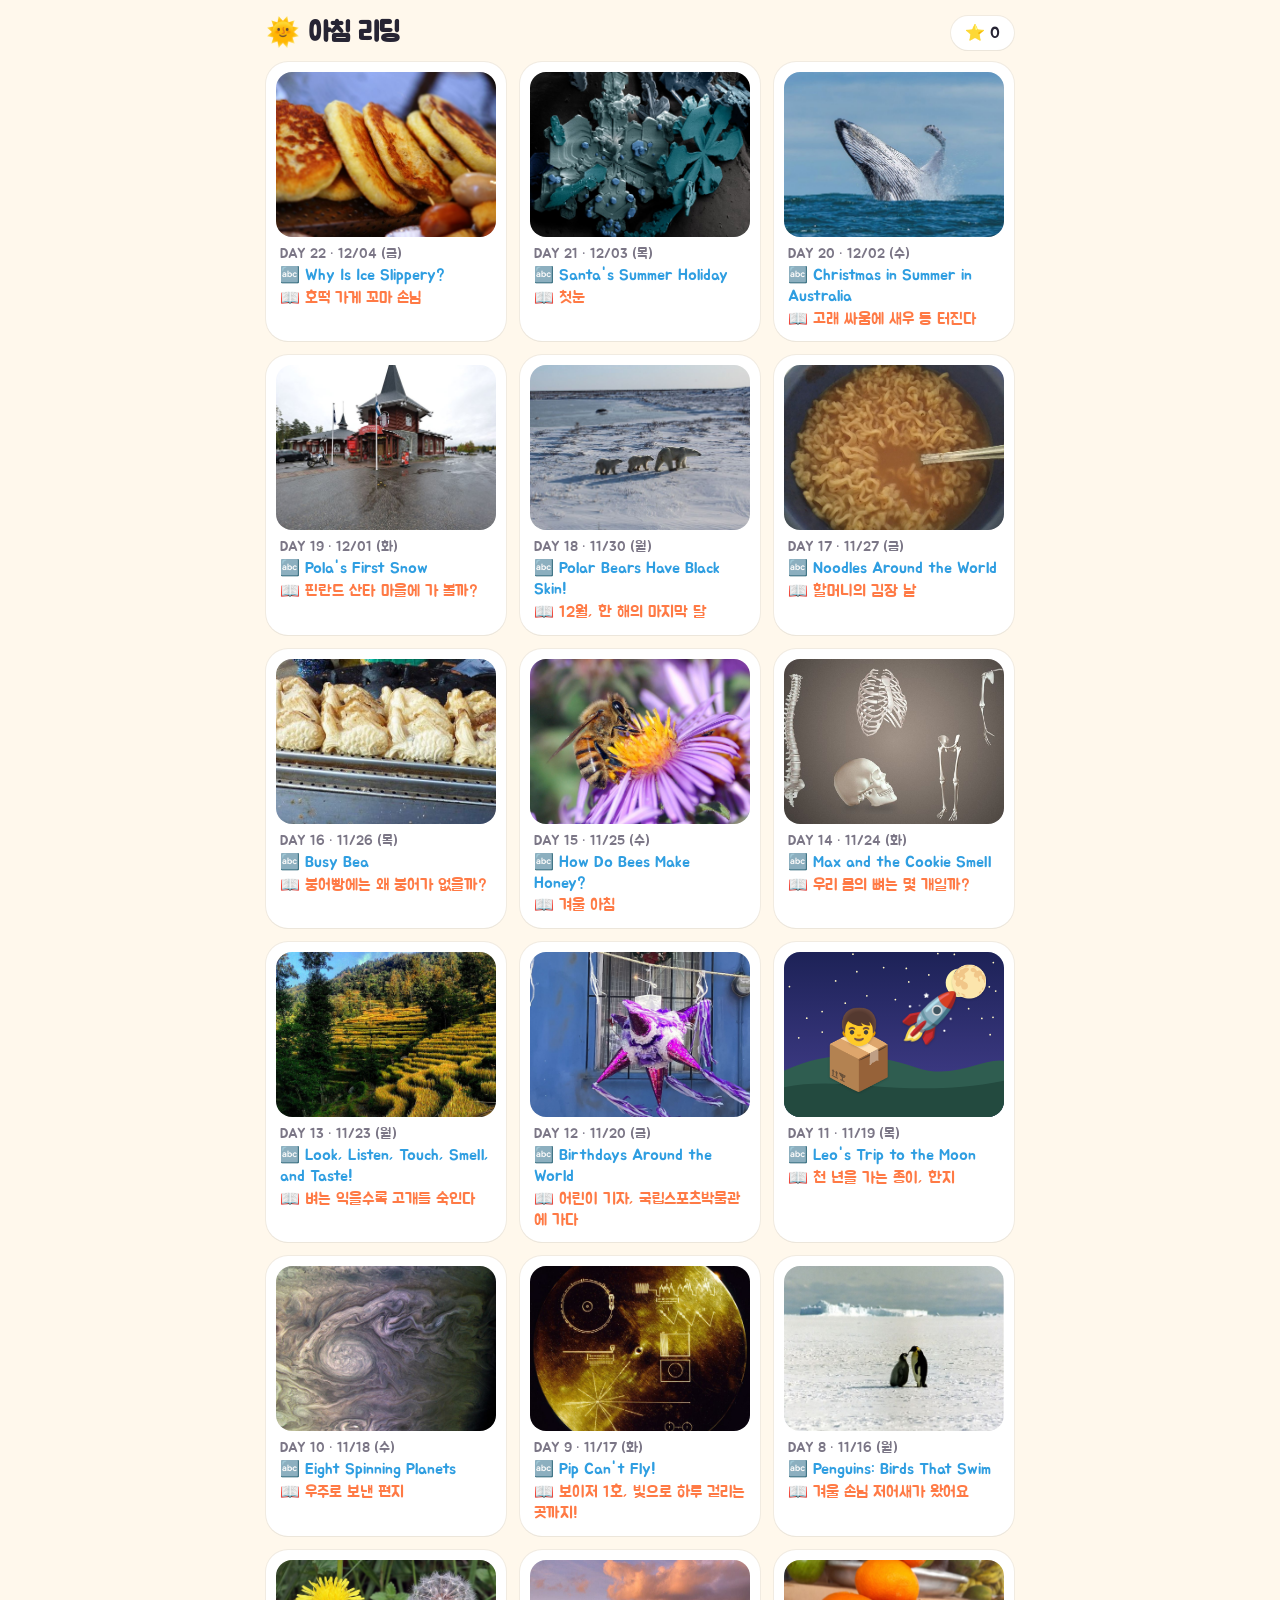
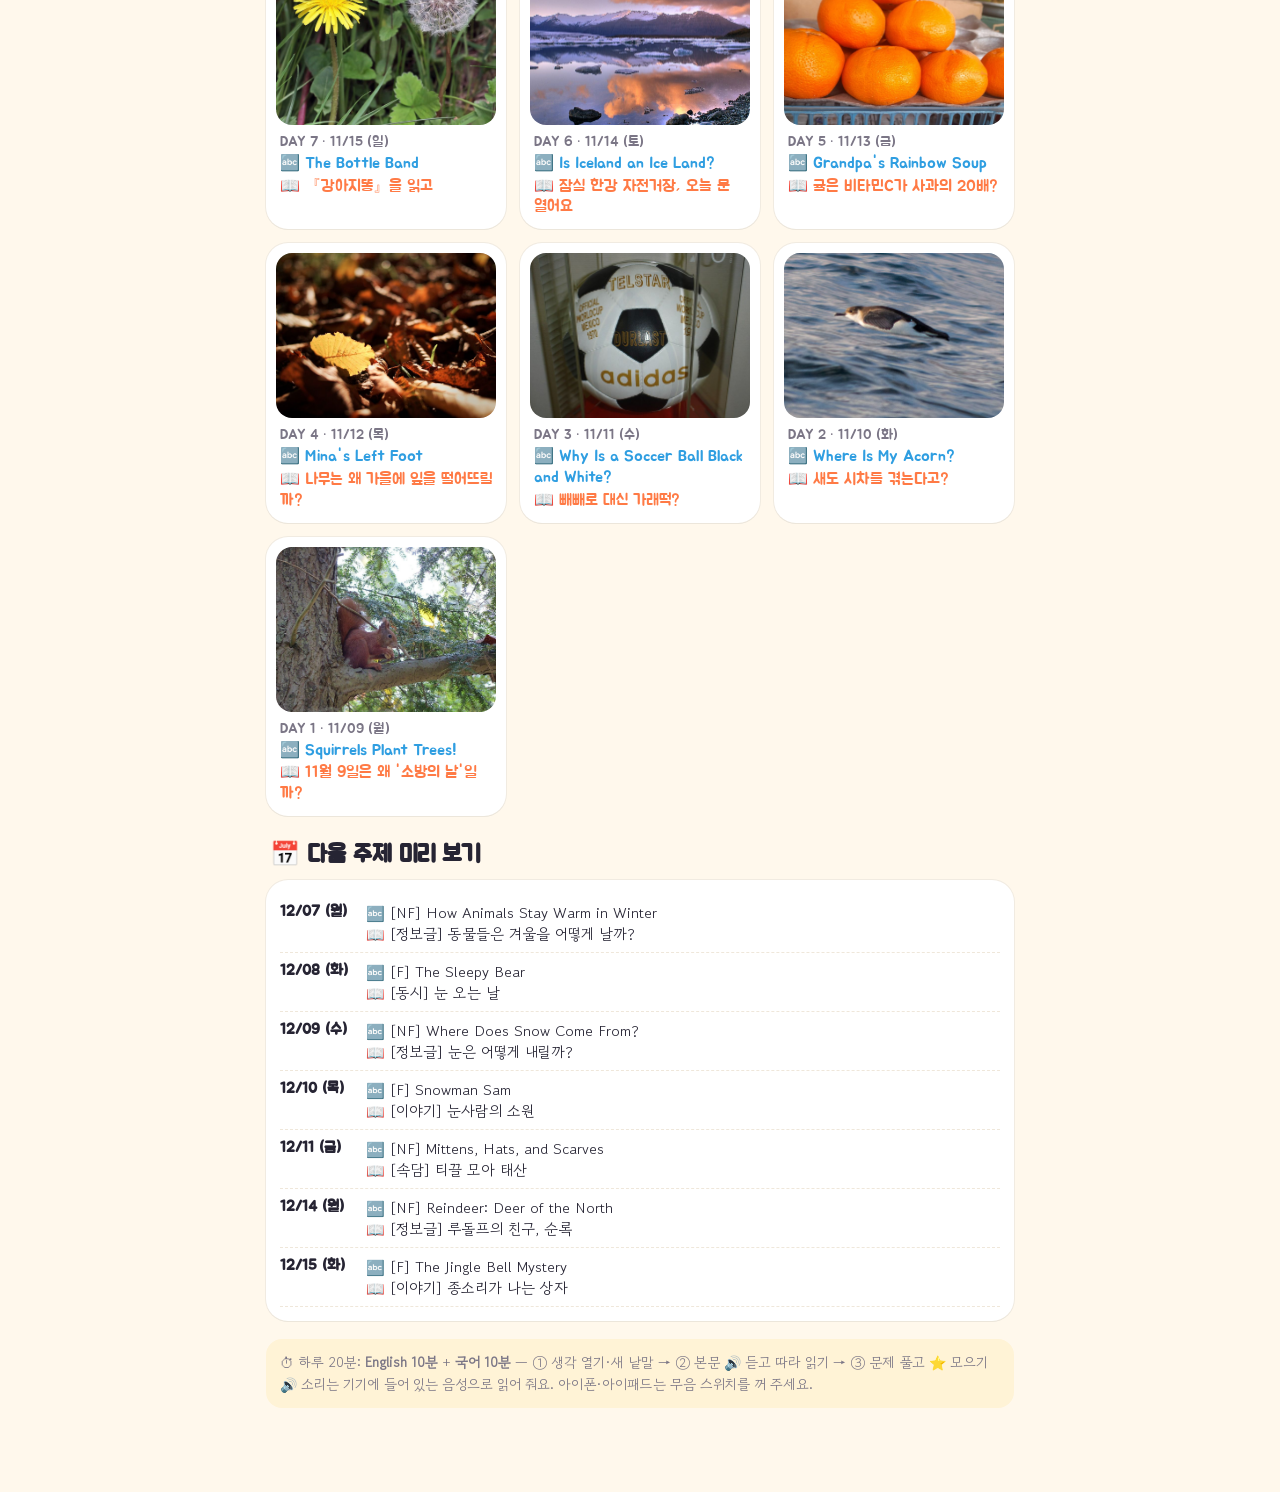
<file: kids/index.html>
<!doctype html>
<html lang="ko">
<head>
<meta charset="utf-8">
<meta name="viewport" content="width=device-width, initial-scale=1, viewport-fit=cover">
<meta name="apple-mobile-web-app-capable" content="yes">
<meta name="apple-mobile-web-app-title" content="아침 리딩">
<title>아침 리딩</title>
<link rel="preconnect" href="https://fonts.googleapis.com">
<link href="https://fonts.googleapis.com/css2?family=Jua&family=Gowun+Dodum&family=Fredoka:wght@500;600&family=Andika:wght@400;700&display=swap" rel="stylesheet">
<script src="./scene.js"></script>
<style>
:root{--bg:#fff8ec;--card:#fff;--ink:#262433;--sub:#7b7686;--en:#2f9ee1;--ko:#ff7a45;--ok:#2fb26b;--line:#efe7da;--shadow:0 1px 0 #ece6db, 0 0 0 1px #f1ebe1;--g:#2f9ee1}
*{box-sizing:border-box;-webkit-tap-highlight-color:transparent}
html,body{margin:0;background:var(--bg);color:var(--ink);font-family:'Gowun Dodum',-apple-system,sans-serif}
button{font:inherit;color:inherit;border:0;background:none;cursor:pointer}
a{color:inherit}
.wrap{max-width:780px;margin:0 auto;padding:14px 16px 70px}
.top{display:flex;align-items:center;gap:10px;margin:2px 0 12px}
.top h1{font-family:'Jua';font-size:27px;margin:0;flex:1}
.pill{font-family:'Jua';font-size:16px;background:#fff;border-radius:99px;padding:7px 14px;box-shadow:var(--shadow);text-decoration:none;white-space:nowrap}
.grid{display:grid;grid-template-columns:repeat(auto-fill,minmax(220px,1fr));gap:14px}
.day{background:var(--card);border-radius:22px;padding:10px;box-shadow:var(--shadow);text-decoration:none;display:block}
.day img,.day .scene{width:100%;aspect-ratio:4/3;object-fit:cover;border-radius:16px;display:block}
.day .d{font-family:'Jua';font-size:14px;color:var(--sub);margin:8px 4px 2px}
.day .t{font-family:'Jua';font-size:16px;margin:2px 4px;line-height:1.3}
.day .t.en{color:var(--en)}.day .t.ko{color:var(--ko)}
.tabs{display:grid;grid-auto-flow:column;grid-auto-columns:1fr;gap:8px;margin-bottom:14px}
.tab{font-family:'Jua';font-size:18px;padding:13px 4px;border-radius:20px;background:#fff;box-shadow:var(--shadow)}
.tab.on{color:#fff;background:var(--g)}
.en{--fh:'Fredoka';--fb:'Andika'}.ko{--fh:'Jua';--fb:'Gowun Dodum'}
.head{display:flex;gap:12px;align-items:center;margin:4px 0 10px}
.dtab{background:var(--g);color:#fff;border-radius:18px;padding:10px 12px;text-align:center;font-family:'Jua';min-width:72px}
.dtab b{font-size:22px;display:block;line-height:1}
.chips{display:flex;gap:6px;flex-wrap:wrap}
.chip{font-family:'Jua';font-size:13px;background:#f1eef7;color:#5a5470;border-radius:99px;padding:3px 10px}.chip.g{background:var(--g);color:#fff}
h1.tt{font-family:var(--fh);font-weight:600;font-size:30px;line-height:1.12;margin:4px 0 0;color:var(--g)}
.ko h1.tt{font-weight:400}
.subt{color:var(--sub);font-size:15px}
.card{background:#fff;border-radius:22px;padding:14px;box-shadow:var(--shadow);margin-bottom:14px}
.lab{font-family:'Jua';font-size:17px;color:#fff;background:var(--g);display:inline-block;border-radius:99px;padding:3px 13px;margin-bottom:10px}
.start .lab{background:var(--g)}
.start .q{font-family:var(--fb);font-weight:700;font-size:19px;line-height:1.4}
.qk{color:var(--sub);font-size:14px;margin-top:2px}
.opts{display:flex;gap:8px;flex-wrap:wrap;margin-top:10px}
.opt{font-family:var(--fb);font-size:17px;padding:10px 14px;border-radius:16px;background:#fff;border:2px solid #f0dfe3}
.opt.sel{background:#ffe1e6;border-color:#ff8fa3}
.tiles{display:grid;grid-template-columns:repeat(auto-fill,minmax(110px,1fr));gap:10px}
.tile{background:#faf8f4;border-radius:18px;padding:12px 6px;text-align:center}
.tile .e{font-size:44px;line-height:1.1}
.tile b{display:block;font-family:var(--fh);font-size:20px;font-weight:600;color:var(--ink)}.ko .tile b{font-weight:400}
.tile i{font-style:normal;font-size:13px;color:var(--sub)}
figure{margin:0 0 12px}
.ph{position:relative}.ph img{width:100%;border-radius:20px;display:block;max-height:460px;object-fit:cover}
.real{position:absolute;left:10px;top:10px;background:rgba(0,0,0,.55);color:#fff;font-family:'Jua';font-size:13px;border-radius:99px;padding:3px 10px}
figcaption{font-size:13px;color:var(--sub);text-align:center;margin-top:5px}
.para{position:relative;padding:10px 6px 10px 50px;border-bottom:1px dashed var(--line)}
.para:last-child{border-bottom:0}
.para .say{position:absolute;left:0;top:10px;width:40px;height:40px;border-radius:50%;background:var(--g);color:#fff;font-size:18px}
.para .tx{font-family:var(--fb);font-size:21px;line-height:1.65;word-break:keep-all;white-space:pre-line}
.ko .para .tx{font-size:20px;line-height:1.8}
.para .tr{display:none;color:var(--sub);font-size:15px;margin-top:4px;line-height:1.5}
.showtr .para .tr{display:block}
.para figure{margin:10px 0 0}
.para .scene{max-width:520px;margin:auto}
mark{background:linear-gradient(transparent 55%,#ffe46b 55%);color:inherit;font-weight:700}
.w{border-radius:6px;transition:background .12s}.w.hi{background:#ffd43b}
.bar{display:flex;gap:8px;flex-wrap:wrap;margin:0 0 6px}
.btn{font-family:'Jua';font-size:15px;padding:8px 14px;border-radius:99px;background:#f4efe6}
.btn.on{background:#ffd166}
.btn.main{background:var(--g);color:#fff}
.two{display:grid;grid-template-columns:1fr 1fr;gap:12px}
@media (max-width:560px){.two{grid-template-columns:1fr}}
.pop{border-left:5px solid var(--g)}
.know{background:#fbf8ef}
.know .lab{background:#c9a227}
.bt{font-family:var(--fb);font-size:18px;line-height:1.55}
.reveal{font-family:'Jua';color:#2f9e5a;margin-top:6px;font-size:18px}
h2{font-family:'Jua';font-size:24px;margin:24px 4px 10px;color:var(--g)}
.qz{margin-bottom:12px}
.qz .q{font-family:var(--fb);font-weight:700;font-size:18px;margin-bottom:8px;line-height:1.5}
.ch{display:flex;gap:8px;flex-wrap:wrap}
.ch button{flex:1;min-width:120px;font-family:var(--fb);font-size:17px;padding:11px 12px;border-radius:16px;background:#f4efe6;text-align:left;line-height:1.35}
.ch button .e{font-size:30px;display:block;text-align:center}
.ch button.ok{background:var(--ok);color:#fff}.ch button.no{background:#ffd6d6;animation:shake .35s}
@keyframes shake{25%{transform:translateX(-6px)}75%{transform:translateX(6px)}}
.blank{display:inline-block;min-width:70px;border-bottom:2px solid #444;text-align:center;font-weight:700;color:#2f9e5a}
.wz{display:flex;gap:12px;align-items:center}.wz .e{font-size:40px}
.org{display:grid;grid-template-columns:repeat(3,1fr);gap:8px}
@media (max-width:560px){.org{grid-template-columns:1fr}}
.slot{border:2px solid var(--g);border-radius:16px;overflow:hidden;background:#fff;min-height:96px;display:flex;flex-direction:column}
.slot .hd{background:var(--g);color:#fff;font-family:'Jua';text-align:center;padding:6px}
.slot .in{flex:1;padding:8px;font-family:var(--fb);font-size:15px;display:flex;align-items:center;justify-content:center;text-align:center}
.slot.ok .in{background:#e7f8ec}.slot.no .in{background:#ffe3e3}
.chs{display:flex;flex-direction:column;gap:8px;margin-top:10px}
.chs button{font-family:var(--fb);font-size:16px;text-align:left;background:#f8f6fc;border-radius:14px;padding:10px 12px}
.chs button.used{opacity:.35}
.talk{background:#f2fbf4}
.dict{display:flex;gap:8px;flex-wrap:wrap}.dict button{font-family:'Jua';font-size:20px;background:#fff;border:2px solid #ffd6c2;border-radius:16px;padding:10px 14px;min-width:90px}
.trace{font-family:'Jua';font-size:26px;letter-spacing:3px;border:3px dashed #ffcfb4;border-radius:16px;padding:14px;text-align:center;color:#c9b8ad}
.foot{font-size:12px;color:var(--sub);line-height:1.6;margin-top:18px}
.burst{position:fixed;pointer-events:none;font-size:40px;z-index:9;animation:fly 1s ease-out forwards}
@keyframes fly{to{transform:translate(var(--dx),var(--dy)) scale(.4);opacity:0}}
.cal .r{display:flex;gap:10px;padding:8px 0;border-bottom:1px dashed var(--line);font-size:15px}.cal .r b{font-family:'Jua';min-width:76px}
.tip{font-size:14px;color:var(--sub);background:#fff3d6;border-radius:16px;padding:12px 14px;margin-top:18px;line-height:1.6}
.hero{position:relative;border-radius:22px;overflow:hidden;margin-bottom:6px;aspect-ratio:4/3;max-height:480px;width:100%}
.hero img,.hero .scene{position:absolute;inset:0;width:100%;height:100%;object-fit:cover;border-radius:0;aspect-ratio:auto}
.hero .shade{position:absolute;inset:0;background:linear-gradient(transparent 45%,rgba(0,0,0,.55))}
.hero .ttl{position:absolute;left:16px;right:16px;bottom:14px;color:#fff}
.hero h1.tt{color:#fff;margin:0;font-size:32px;text-shadow:0 2px 6px rgba(0,0,0,.35)}.hero .subt{color:#fff;opacity:.95}
.hcap{font-size:12px;color:var(--sub);text-align:center;margin:0 0 14px}
.empty{text-align:center;color:var(--sub);padding:40px}
</style>
</head>
<body>
<div class="wrap" id="app"><p class="empty">불러오는 중…</p></div>
<script>
document.head.insertAdjacentHTML('beforeend', `<style>${KidsScene.SCENE_CSS}</style>`);
const $ = s => document.querySelector(s), $$ = s => [...document.querySelectorAll(s)];
const esc = s => String(s ?? '').replace(/[&<>"]/g, c => ({'&':'&amp;','<':'&lt;','>':'&gt;','"':'&quot;'}[c]));
const store = { get(k, d) { try { return JSON.parse(localStorage.getItem(k)) ?? d } catch { return d } }, set(k, v) { try { localStorage.setItem(k, JSON.stringify(v)) } catch {} } };
const GENRE = { Fiction: ['📖 Fiction', '#ff6f86'], Nonfiction: ['🔎 Nonfiction', '#2f9ee1'], '이야기': ['📖 이야기', '#ff6f86'], '정보글': ['🔎 정보글', '#2f9ee1'], '기사문': ['📰 기사문', '#8a63d2'], '서평': ['📚 서평', '#2fb26b'], '속담': ['📜 속담', '#c98a2b'], '동시': ['🎵 동시', '#e0609a'] };
const WD = ['일', '월', '화', '수', '목', '금', '토'];
let INDEX = [], CAL = null, CRED = {}, L = null, lang = 'en', rate = store.get('rate', 0.85), showTr = store.get('tr', false);

/* ---------- 소리: 기기 내장 음성 ---------- */
const synth = window.speechSynthesis;
function voice(l) {
  const vs = synth ? synth.getVoices() : [];
  const pref = l === 'en' ? ['Samantha', 'Google US English', 'Microsoft Aria', 'Karen'] : ['Yuna', 'Google 한국의', 'Microsoft SunHi', 'Sora'];
  return pref.map(p => vs.find(v => v.name.includes(p))).find(Boolean) || vs.find(v => v.lang.replace('_', '-').startsWith(l === 'en' ? 'en-US' : 'ko')) || vs.find(v => v.lang.startsWith(l === 'en' ? 'en' : 'ko'));
}
if (synth) synth.onvoiceschanged = () => {};
const plain = t => String(t).replace(/\*\*/g, '').replace(/___/g, 'blank');
function speak(text, l, el) {
  return new Promise(res => {
    if (!synth) return res();
    synth.cancel();
    const u = new SpeechSynthesisUtterance(plain(text).replace(/\p{Extended_Pictographic}/gu, ''));
    u.lang = l === 'en' ? 'en-US' : 'ko-KR'; u.rate = rate; const v = voice(l); if (v) u.voice = v;
    const ws = el ? [...el.querySelectorAll('.w')] : [];
    u.onboundary = e => ws.forEach(w => w.classList.toggle('hi', +w.dataset.s <= e.charIndex && e.charIndex < +w.dataset.e));
    u.onend = u.onerror = () => { ws.forEach(w => w.classList.remove('hi')); res(); };
    synth.speak(u);
  });
}
// wrap each word (keeping **bold** marks) so the word being read can light up
function words(t) {
  let i = 0, bold = false, out = '';
  for (const part of String(t).split(/(\*\*|\s+)/)) {
    if (part === '**') { bold = !bold; continue; }
    if (!part) continue;
    if (/^\s+$/.test(part)) { out += part; i += part.length; continue; }
    const s = i; i += part.length;
    const w = `<span class="w" data-s="${s}" data-e="${i}">${esc(part)}</span>`;
    out += bold ? `<mark>${w}</mark>` : w;
  }
  return out;
}
const blank = s => esc(s).replace(/___/g, '<span class="blank">&nbsp;</span>');

/* ---------- 별 ---------- */
const stars = () => Object.keys(store.get('stars', {})).length;
function addStar(key, x, y) {
  const s = store.get('stars', {}); if (s[key]) return; s[key] = 1; store.set('stars', s);
  for (let i = 0; i < 8; i++) { const b = document.createElement('span'); b.className = 'burst'; b.textContent = ['⭐', '🌟', '✨'][i % 3];
    b.style.left = x + 'px'; b.style.top = y + 'px'; const a = i / 8 * 6.28; b.style.setProperty('--dx', Math.cos(a) * 110 + 'px'); b.style.setProperty('--dy', Math.sin(a) * 110 + 'px');
    document.body.appendChild(b); setTimeout(() => b.remove(), 1000); }
  $$('.stars').forEach(e => e.textContent = '⭐ ' + stars());
}

/* ---------- 데이터 ---------- */
const getJSON = u => fetch(u, { cache: 'no-store' }).then(r => r.json()).catch(() => null);
async function load() {
  [INDEX, CAL, CRED] = await Promise.all([getJSON('./lessons/index.json'), getJSON('./calendar.json'), getJSON('./photos/credits.json')]);
  INDEX = INDEX || []; CRED = CRED || {};
  route();
}
window.onhashchange = route;
async function route() {
  synth && synth.cancel();
  const m = location.hash.match(/^#(\d{4}-\d\d-\d\d)(?:\/(en|ko|write))?/);
  if (!m) return home();
  L = await getJSON(`./lessons/${m[1]}.json`);
  if (!L || !L.en || !L.en.passage) return home();
  lang = m[2] || 'en'; if (lang === 'write' && !L.write) lang = 'en'; lang === 'write' ? renderWrite() : render(); scrollTo(0, 0);
}

/* ---------- 목록 ---------- */
function home() {
  document.documentElement.style.setProperty('--g', '#2f9ee1');
  const list = [...INDEX].sort((a, b) => b.date.localeCompare(a.date));
  const today = new Date(Date.now() + 9 * 3600e3).toISOString().slice(0, 10);
  $('#app').innerHTML = `<div class="top"><h1>🌞 아침 리딩</h1><span class="pill stars">⭐ ${stars()}</span></div>
  ${list.length ? `<div class="grid">${list.map(d => `<a class="day" href="#${d.date}">
    ${d.photo ? `<img src="./${esc(d.photo)}" alt="" loading="lazy">` : KidsScene.sceneHTML(d.cover)}
    <div class="d">${d.date === today ? '🆕 오늘 · ' : ''}DAY ${d.day} · ${d.date.slice(5).replace('-', '/')} (${d.weekday})</div>
    <div class="t en">🔤 ${esc(d.en_title)}</div><div class="t ko">📖 ${esc(d.ko_title)}</div></a>`).join('')}</div>` : '<p class="empty">아직 지문이 없어요.</p>'}
  ${calHTML(list[0] && list[0].date)}
  <p class="tip">⏱ 하루 20분: <b>English 10분</b> + <b>국어 10분</b> — ① 생각 열기·새 낱말 → ② 본문 🔊 듣고 따라 읽기 → ③ 문제 풀고 ⭐ 모으기<br>🔊 소리는 기기에 들어 있는 음성으로 읽어 줘요. 아이폰·아이패드는 무음 스위치를 꺼 주세요.</p>`;
}
function calHTML(last) {
  if (!CAL) return '';
  const next = CAL.days.filter(x => !last || x.date > last).slice(0, 7);
  if (!next.length) return '';
  return `<h2 style="color:var(--ink)">📅 다음 주제 미리 보기</h2><div class="card cal">${next.map(x => `<div class="r"><b>${x.date.slice(5).replace('-', '/')} (${WD[new Date(x.date + 'T12:00:00Z').getUTCDay()]})</b><div>🔤 ${esc(x.en)}<br>📖 ${esc(x.ko)}</div></div>`).join('')}</div>`;
}

/* ---------- 학습 화면 ---------- */
function fig(f) {
  if (!f) return '';
  if (f.photo) { const c = CRED[f.photo.src]; return `<figure><div class="ph"><img src="./${esc(f.photo.src)}" alt="${esc(f.photo.caption_ko || '')}"><span class="real">📷 진짜 사진</span></div><figcaption>${esc(f.photo.caption || '')}${f.photo.caption && f.photo.caption_ko ? ' · ' : ''}${esc(f.photo.caption_ko || '')}${c ? ` <br><small>📷 <a href="${esc(c.page)}" target="_blank" rel="noopener">${esc(c.credit)}</a>, ${esc(c.license)}</small>` : ''}</figcaption></figure>`; }
  if (f.scene) return `<figure>${KidsScene.sceneHTML(f.scene)}</figure>`;
  return '';
}
function heroHTML(U) {
  const h = U.hero || {}, c = h.photo && CRED[h.photo.src];
  const pic = h.photo ? `<img src="./${esc(h.photo.src)}" alt="${esc(h.photo.caption_ko || '')}">` : h.scene ? KidsScene.sceneHTML(h.scene) : '';
  return `<div class="hero">${pic}<div class="shade"></div><div class="ttl"><h1 class="tt">${esc(U.title)}</h1>${U.title_ko ? `<div class="subt">${esc(U.title_ko)}</div>` : ''}</div>${h.photo ? '<span class="real">📷 진짜 사진</span>' : ''}</div>
  ${h.photo ? `<div class="hcap">${esc(h.photo.caption || '')}${h.photo.caption && h.photo.caption_ko ? ' · ' : ''}${esc(h.photo.caption_ko || '')}${c ? ` · 📷 <a href="${esc(c.page)}" target="_blank" rel="noopener">${esc(c.credit)}</a>, ${esc(c.license)}` : ''}</div>` : ''}`;
}
function render() {
  const U = L[lang], isEn = lang === 'en';
  const [gl, gc] = GENRE[U.genre] || [U.genre, '#888'];
  const T = isEn ? { start: "Let's Start", words: 'New Words', read: 'Read & Listen', pop: 'Pop Quiz', know: 'You Know What?', comp: 'Comprehension Zone', a: 'Main Idea', b: 'Check', c: 'Choose', word: 'Word Zone', wrap: 'Story Wrap Up', talk: 'Talk! Your Turn' }
                  : { start: '생각 열기', words: '새 낱말', read: '본문 읽기', pop: '깜짝 퀴즈', know: '알고 있나요?', comp: '내용 확인', a: '중심 내용', b: '알맞은 것', c: '알맞은 답', word: '낱말 놀이', wrap: '내용 정리', talk: '내 생각 말하기' };
  document.documentElement.style.setProperty('--g', gc);
  $('#app').innerHTML = `<div class="top"><a href="#" class="pill">← 목록</a><span style="flex:1"></span><span class="pill stars">⭐ ${stars()}</span></div>
  <div class="tabs"><button class="tab ${isEn ? 'on' : ''}" data-l="en">🔤 English</button><button class="tab ${!isEn ? 'on' : ''}" data-l="ko">📖 국어</button>${L.write ? '<button class="tab" data-l="write">✍️ 글쓰기</button>' : ''}</div>
  <div class="${lang} ${showTr ? 'showtr' : ''}" id="unit">
  <div class="head"><div class="dtab"><b>DAY ${L.day}</b>${L.date.slice(5).replace('-', '/')} (${L.weekday})</div>
    <div><div class="chips"><span class="chip g">${gl}</span><span class="chip">${esc(U.level)}</span><span class="chip">${esc(U.theme)}</span></div>
    </div></div>

  ${heroHTML(U)}
  <div class="card start"><div class="lab">💬 ${T.start}</div><div class="q">${esc(U.lets_start.q)} ${isEn ? `<button data-say="${esc(U.lets_start.q)}">🔊</button>` : ''}</div>${U.lets_start.q_ko ? `<div class="qk">${esc(U.lets_start.q_ko)}</div>` : ''}
    <div class="opts">${U.lets_start.options.map(o => `<button class="opt">${esc(o)}</button>`).join('')}</div></div>

  <div class="card"><div class="lab">🃏 ${T.words}</div><div class="tiles">${U.new_words.map(w => `<button class="tile" data-say="${esc(w.word)}"><div class="e">${w.emoji}</div><b>${esc(w.word)}</b><i>${esc(w.meaning)}</i></button>`).join('')}</div></div>

  <div class="card"><div class="lab">📖 ${T.read}</div>
    <div class="bar"><button class="btn main" id="all">▶ 처음부터 다 듣기</button><button class="btn ${rate < 0.8 ? 'on' : ''}" data-r="0.65">🐢 천천히</button><button class="btn ${rate >= 0.8 ? 'on' : ''}" data-r="0.85">🐰 보통</button>${isEn ? `<button class="btn ${showTr ? 'on' : ''}" id="tr">해석 ${showTr ? '숨기기' : '보기'}</button>` : ''}</div>
    ${U.passage.map((p, i) => `<div class="para"><button class="say" data-p="${i}">🔊</button><div class="tx" id="p${i}">${words(p.text)}</div>${p.ko ? `<div class="tr">${esc(p.ko)}</div>` : ''}${fig(p.photo ? { photo: p.photo } : p.scene ? { scene: p.scene } : null)}</div>`).join('')}
  </div>

  <div class="two">
    <div class="card pop"><div class="lab">✏️ ${T.pop}</div><div class="bt">${blank(U.pop_quiz.q)}</div><button class="btn" id="popbtn" style="margin-top:8px">정답 보기</button><div class="reveal" id="pop" hidden>👉 ${esc(U.pop_quiz.answer)}</div></div>
    <div class="card know"><div class="lab">${U.you_know.emoji || '💡'} ${T.know}</div><div class="bt">${esc(U.you_know.text)}</div>${U.you_know.text_ko ? `<div class="qk">${esc(U.you_know.text_ko)}</div>` : ''}</div>
  </div>

  <h2>⭐ ${T.comp}</h2>
  ${quiz('a', T.a, U.main_idea.q, U.main_idea.options.map(o => [null, o]), U.main_idea.answer)}
  ${U.check.map((c, i) => quiz('b' + i, T.b, c.q, c.options, c.answer)).join('')}
  ${U.choose.map((c, i) => quiz('c' + i, T.c, c.q, c.choices.map(x => [null, x]), c.answer)).join('')}

  <h2>🧩 ${T.word}</h2>
  ${U.word_zone.map((w, i) => `<div class="card qz"><div class="wz"><span class="e">${w.emoji}</span><div class="q" id="wzq${i}">${blank(w.sentence)}</div></div><div class="ch">${w.options.map((o, j) => `<button data-wz="${i}" data-j="${j}" data-a="${w.answer}">${esc(o)}</button>`).join('')}</div></div>`).join('')}

  <h2>🗂 ${T.wrap}</h2>
  <div class="card"><div style="font-family:'Jua';font-size:18px;margin-bottom:8px">${esc(U.wrap_up.title)} <small style="color:var(--sub);font-family:'Gowun Dodum'">· 문장을 눌러 순서대로 채워요 (칸을 누르면 지워져요)</small></div>
    <div class="org">${U.wrap_up.heads.map((h, i) => `<div class="slot" data-slot="${i}"><div class="hd">${esc(h)}</div><div class="in"></div></div>`).join('')}</div>
    <div class="chs">${U.wrap_up.choices.map((c, j) => `<button data-wc="${j}">${'abc'[j]}. ${esc(c)}</button>`).join('')}</div></div>

  ${isEn ? '' : `<h2>✏️ 받아쓰기 <small style="font-size:14px;color:var(--sub)">한 번 누르면 들려주고, 한 번 더 누르면 정답</small></h2>
    <div class="dict">${U.dictation.map((w, i) => `<button data-d="${esc(w)}">🔊 ${i + 1}번</button>`).join('')}</div>
    <h2>✍️ 따라 쓰기</h2><div class="trace">${esc(U.copy)}</div>`}

  <h2>🗣 ${T.talk}</h2>
  <div class="card talk"><div class="bt"><b>${esc(U.talk.q)}</b> ${isEn ? `<button data-say="${esc(U.talk.q)}">🔊</button>` : ''}</div>${U.talk.q_ko ? `<div class="qk">${esc(U.talk.q_ko)}</div>` : ''}<div class="bt" style="margin-top:6px">${blank(U.talk.frame)}</div></div>

  <div class="foot">${U.parent_tip ? `👪 ${esc(U.parent_tip)}<br>` : ''}출처: ${esc(U.sources || '')} · 사진: Wikimedia Commons (무료 라이선스)</div>
  </div>`;
  bind();
}
function renderWrite() {
  const W = L.write; document.documentElement.style.setProperty('--g', '#8a63d2');
  $('#app').innerHTML = `<div class="top"><a href="#" class="pill">← 목록</a><span style="flex:1"></span><span class="pill stars">⭐ ${stars()}</span></div>
  <div class="tabs"><button class="tab" data-l="en">🔤 English</button><button class="tab" data-l="ko">📖 국어</button><button class="tab on" data-l="write">✍️ 글쓰기</button></div>
  <div class="card" style="text-align:center;background:#f6f2fd"><div class="lab">오늘의 말씀 따라 쓰기</div>
    <div style="font-family:'Jua';font-size:32px;line-height:1.4">${esc(W.ko)} <button data-wsay="ko">🔊</button></div>
    <div style="font-family:'Andika';font-size:22px;color:#555;margin-top:6px">${esc(W.en)} <button data-wsay="en">🔊</button></div>
    <div class="qk" style="margin-top:8px">${esc(W.ref_ko)} · ${esc(W.ref)}</div></div>
  <div class="card"><div class="lab">낱말 연습</div><div class="tiles">${W.words.map(w => `<div class="tile"><b style="font-family:'Jua';font-weight:400;font-size:26px">${esc(w)}</b></div>`).join('')}</div></div>
  <div class="card talk"><div class="lab">내 생각 한 줄</div><div class="bt">${esc(W.prompt)}</div></div>
  <p class="tip">✏️ 따라 쓰기는 인쇄한 종이의 격자 칸에 해요. 소리 내어 읽고, 흐린 글씨를 따라 쓴 다음 혼자 써 보세요.</p>`;
  $$('.tab').forEach(b => b.onclick = () => { location.hash = `${L.date}/${b.dataset.l}`; });
  $$('[data-wsay]').forEach(b => b.onclick = () => speak(b.dataset.wsay === 'en' ? W.en : W.ko, b.dataset.wsay));
}
function quiz(key, label, q, opts, ans) {
  return `<div class="card qz"><div class="q"><span class="chip g" style="margin-right:6px">${esc(label)}</span>${blank(q)} ${lang === 'en' ? `<button data-say="${esc(q)}">🔊</button>` : ''}</div>
  <div class="ch">${opts.map(([e, t], j) => `<button data-q="${key}" data-j="${j}" data-a="${ans}">${e ? `<span class="e">${e}</span>` : ''}${esc(t)}</button>`).join('')}</div></div>`;
}
const praise = ok => ok ? (lang === 'en' ? 'Great job!' : '딩동댕! 잘했어요!') : (lang === 'en' ? 'Try again!' : '다시 해 볼까?');
function bind() {
  const U = L[lang];
  $$('.tab').forEach(b => b.onclick = () => { location.hash = `${L.date}/${b.dataset.l}`; });
  $$('[data-say]').forEach(b => b.onclick = e => { e.stopPropagation(); speak(b.dataset.say, lang); });
  $$('.opt').forEach(b => b.onclick = () => { $$('.opt').forEach(x => x.classList.remove('sel')); b.classList.add('sel'); });
  $$('[data-p]').forEach(b => b.onclick = () => { const i = +b.dataset.p; speak(U.passage[i].text, lang, $('#p' + i)); });
  $('#all').onclick = async () => { for (let i = 0; i < U.passage.length; i++) { $('#p' + i).scrollIntoView({ behavior: 'smooth', block: 'center' }); await speak(U.passage[i].text, lang, $('#p' + i)); await new Promise(r => setTimeout(r, 400)); if (!location.hash.includes(L.date)) break; } };
  $$('[data-r]').forEach(b => b.onclick = () => { rate = +b.dataset.r; store.set('rate', rate); $$('[data-r]').forEach(x => x.classList.toggle('on', x === b)); });
  const tr = $('#tr'); if (tr) tr.onclick = () => { showTr = !showTr; store.set('tr', showTr); $('#unit').classList.toggle('showtr', showTr); tr.textContent = `해석 ${showTr ? '숨기기' : '보기'}`; tr.classList.toggle('on', showTr); };
  $('#popbtn').onclick = () => { $('#pop').hidden = false; };
  $$('[data-q]').forEach(b => b.onclick = e => {
    const ok = +b.dataset.j === +b.dataset.a; b.classList.remove('no'); void b.offsetWidth; b.classList.add(ok ? 'ok' : 'no');
    speak(praise(ok), lang); if (ok) addStar(`${L.date}-${lang}-${b.dataset.q}`, e.clientX, e.clientY);
  });
  $$('[data-wz]').forEach(b => b.onclick = e => {
    const i = +b.dataset.wz, ok = +b.dataset.j === +b.dataset.a; b.classList.remove('no'); void b.offsetWidth; b.classList.add(ok ? 'ok' : 'no');
    if (ok) { const bl = $('#wzq' + i + ' .blank'); if (bl) bl.textContent = b.textContent; addStar(`${L.date}-${lang}-wz${i}`, e.clientX, e.clientY); speak($('#wzq' + i).textContent, lang); }
    else speak(praise(false), lang);
  });
  // story wrap up: tap a sentence -> it fills the next empty box; tap a box to empty it
  const slots = $$('[data-slot]'), fill = new Array(slots.length).fill(null);
  const draw = () => { slots.forEach((s, i) => { s.querySelector('.in').textContent = fill[i] === null ? '' : U.wrap_up.choices[fill[i]]; s.classList.remove('ok', 'no'); });
    $$('[data-wc]').forEach(b => b.classList.toggle('used', fill.includes(+b.dataset.wc))); };
  const check = (x, y) => { if (fill.some(v => v === null)) return; let all = true;
    slots.forEach((s, i) => { const ok = fill[i] === U.wrap_up.answers[i]; all = all && ok; s.classList.toggle('ok', ok); s.classList.toggle('no', !ok); });
    speak(praise(all), lang); if (all) addStar(`${L.date}-${lang}-wrap`, x, y); };
  $$('[data-wc]').forEach(b => b.onclick = e => { const j = +b.dataset.wc; if (fill.includes(j)) return; const k = fill.indexOf(null); if (k < 0) return; fill[k] = j; draw(); check(e.clientX, e.clientY); });
  slots.forEach((s, i) => s.onclick = () => { fill[i] = null; draw(); });
  $$('[data-d]').forEach(b => { let n = 0; b.onclick = () => { n++; if (n === 1) speak(b.dataset.d, 'ko'); else { b.textContent = b.dataset.d; b.style.background = '#e9fbe9'; } }; });
}
load();
</script>
</body>
</html>
</file>
<file: assets/index-CVvmPOei.css>
:root{--bg:#0f1116;--surface:#171a21;--surface-2:#1f232c;--line:#2a2f3a;--text:#e8e9ee;--muted:#9aa0b0;--accent:#8b6cff;--accent-soft:#8b6cff26;--danger:#ff6b7a;--ok:#4ade80;--lightningcss-light: ;--lightningcss-dark:initial;color-scheme:dark;font-synthesis:none;-webkit-text-size-adjust:100%;font-family:system-ui,-apple-system,Apple SD Gothic Neo,Noto Sans KR,sans-serif}*{box-sizing:border-box}html,body,#root{height:100%}body{background:var(--bg);color:var(--text);overscroll-behavior-y:none;margin:0;line-height:1.5}h1,h2,p,ul,ol{margin:0}ul,ol{padding:0;list-style:none}button{font:inherit;color:inherit;cursor:pointer;-webkit-tap-highlight-color:transparent;background:0 0;border:none}input{font:inherit;width:100%;color:var(--text);background:var(--surface-2);border:1px solid var(--line);border-radius:10px;padding:.7rem .85rem}input:focus{outline:2px solid var(--accent);outline-offset:-1px}input[type=file]{color:var(--muted);padding:.55rem .6rem}.page{max-width:720px;padding:1.25rem 1rem calc(2rem + env(safe-area-inset-bottom));flex-direction:column;gap:1rem;margin:0 auto;display:flex}.page-head h1{letter-spacing:-.02em;font-size:1.5rem}.sub{color:var(--muted);font-size:.9rem}.muted{color:var(--muted);font-size:.85rem}.empty{color:var(--muted);text-align:center;padding:2rem 0}.error{color:var(--danger);font-size:.9rem}.card{background:var(--surface);border:1px solid var(--line);border-radius:14px;flex-direction:column;gap:.6rem;padding:1rem;display:flex}.primary{background:var(--accent);color:#fff;border-radius:10px;padding:.7rem 1rem;font-weight:600}.primary:disabled{opacity:.55}.ghost{color:var(--muted);border:1px solid var(--line);border-radius:10px;padding:.6rem .8rem}.ghost.danger{color:var(--danger);border-color:#0000;padding:.4rem .6rem}.chip{color:var(--muted);background:var(--surface-2);border:1px solid var(--line);border-radius:999px;padding:.45rem .8rem;font-size:.85rem}.chip.on{color:var(--accent);background:var(--accent-soft);border-color:var(--accent);font-weight:600}.chip:disabled{opacity:.4;cursor:default}.tabs{gap:.4rem;display:flex}.tab{color:var(--muted);background:var(--surface-2);border-radius:10px;flex:1;padding:.5rem;font-size:.9rem}.tab.active{color:var(--text);background:var(--accent-soft);box-shadow:inset 0 0 0 1px var(--accent)}.lessons{flex-direction:column;gap:.5rem;display:flex}.lesson{background:var(--surface);border:1px solid var(--line);cursor:pointer;border-radius:12px;align-items:center;gap:.5rem;padding:.85rem 1rem;display:flex}.lesson.disabled{cursor:default;opacity:.75}.lesson-main{flex-direction:column;flex:1;gap:.3rem;min-width:0;display:flex}.lesson-title{text-overflow:ellipsis;white-space:nowrap;font-weight:600;overflow:hidden}.lesson-meta{color:var(--muted);flex-wrap:wrap;gap:.5rem;font-size:.78rem;display:flex}.badge{background:var(--surface-2);border-radius:999px;padding:.1rem .5rem;font-size:.78rem}.badge.ready{color:var(--ok)}.badge.error{color:var(--danger)}.badge.queued,.badge.downloading,.badge.transcribing{color:var(--accent)}.status-card{align-items:flex-start}.player{flex-direction:column;max-width:1500px;height:100dvh;margin:0 auto;display:flex}.topbar{background:var(--bg);border-bottom:1px solid var(--line);flex-shrink:0;align-items:center;gap:.6rem;padding:.6rem .75rem;display:flex}.topbar-title{text-overflow:ellipsis;white-space:nowrap;font-size:.95rem;font-weight:600;overflow:hidden}.workspace{flex:1;grid-template-columns:minmax(0,1.5fr) minmax(0,1fr);gap:.75rem;min-height:0;padding:.75rem;display:grid}.stage-wrap{min-width:0;display:flex;position:relative}.stage{background:#000;border-radius:14px;flex:1;min-width:0;display:flex;overflow:hidden}.caption-overlay{pointer-events:none;flex-direction:column;align-items:center;gap:.25rem;padding:0 1rem;display:flex;position:absolute;bottom:3.4rem;left:0;right:0}.caption-overlay p{text-align:center;background:#000000b8;border-radius:6px;max-width:100%;padding:.25rem .6rem;line-height:1.35}.caption-en{color:#fff;font-size:clamp(.85rem,1.5vw,1.15rem)}.caption-ko{color:#ffd977;font-size:clamp(.78rem,1.25vw,1rem)}.fs-button{color:#fff;opacity:.75;background:#0009;border-radius:8px;padding:.35rem .6rem;font-size:.8rem;position:absolute;top:.5rem;right:.5rem}.fs-button:hover{opacity:1}.lesson-end{text-align:center;background:#000000a8;flex-direction:column;justify-content:center;align-items:center;gap:.9rem;display:flex;position:absolute;inset:0}.lesson-end p{color:#fff;font-size:clamp(1rem,2vw,1.35rem);font-weight:600}.player.focus-video{height:100dvh;overflow:hidden}.player.focus-video .topbar,.player.focus-video .script,.player.focus-video .controlbox{display:none}.player.focus-video .workspace{grid-template-columns:1fr;gap:0;padding:0}.player.focus-video .stage-wrap{max-height:none}.player.focus-video .stage{border-radius:0}.player.focus-video .caption-overlay{bottom:4.5rem}.player.focus-video .caption-en{font-size:clamp(1.1rem,2.4vw,2rem)}.player.focus-video .caption-ko{font-size:clamp(1rem,2vw,1.6rem)}.player.focus-video .fs-button{top:calc(.6rem + env(safe-area-inset-top));opacity:1;background:#000c}.stage video{object-fit:contain;background:#000;width:100%;height:100%}.yt-stage>div,.yt-stage iframe{border:0;width:100%;height:100%}.script{background:var(--surface);border:1px solid var(--line);border-radius:14px;flex-direction:column;min-width:0;display:flex;overflow:hidden}.script-head{border-bottom:1px solid var(--line);flex-shrink:0;justify-content:space-between;align-items:center;gap:.5rem;padding:.5rem .85rem;font-size:.85rem;font-weight:600;display:flex}.panel-tabs{gap:.3rem;display:flex}.panel-tabs .tab{flex:none;padding:.35rem .7rem;font-size:.82rem}.study{flex:1;min-height:0;overflow-y:auto}.study-summary{background:var(--surface-2);color:var(--muted);border-radius:10px;margin:.75rem .75rem 0;padding:.65rem .8rem;font-size:.88rem;line-height:1.5}.study .segments{overflow:visible}.study-focus{color:var(--accent);margin-top:.35rem;font-weight:600;display:block}.study-note{color:var(--muted);margin-top:.2rem;font-size:.85rem;line-height:1.45;display:block}.chat{flex-direction:column;flex:1;min-height:0;display:flex}.chat-log{flex-direction:column;flex:1;gap:.5rem;padding:.75rem;display:flex;overflow-y:auto}.chat-empty{text-align:center;flex-direction:column;align-items:center;gap:.75rem;margin:auto;display:flex}.bubble{white-space:pre-wrap;border-radius:14px;max-width:85%;padding:.55rem .8rem;font-size:.92rem;line-height:1.5}.bubble.ai{background:var(--surface-2);border-bottom-left-radius:4px;align-self:flex-start}.bubble.me{background:var(--accent-soft);border:1px solid var(--accent);border-bottom-right-radius:4px;align-self:flex-end}.bubble.thinking{color:var(--muted);letter-spacing:.15em}.chat-input{border-top:1px solid var(--line);flex-shrink:0;gap:.5rem;padding:.6rem;display:flex}.segments{flex-direction:column;flex:1;gap:.3rem;padding:.5rem;display:flex;overflow-y:auto}.segment{background:var(--surface-2);cursor:pointer;border:1px solid #0000;border-radius:10px;gap:.7rem;padding:.6rem .75rem;display:flex}.segment.active{background:var(--accent-soft);border-color:var(--accent)}.segment-time{color:var(--muted);font-variant-numeric:tabular-nums;flex-shrink:0;padding-top:.15rem;font-size:.78rem}.segment-text{flex:1}.segment-text.masked{color:var(--muted);font-style:italic}.segment-ko{color:#d8b45e;margin-top:.2rem;font-size:.85rem;line-height:1.4;display:block}.target-ko{color:#d8b45e;font-size:.95rem;line-height:1.4}.controlbox{padding:.85rem .85rem calc(.85rem + env(safe-area-inset-bottom));background:var(--surface);border-top:1px solid var(--line);flex-direction:column;flex-shrink:0;gap:.7rem;display:flex}.cb-transport{gap:.5rem;display:flex}.cb-transport button{text-align:center;flex:1}.cb-groups{flex-wrap:wrap;gap:.75rem 1.75rem;display:flex}.cb-group{flex-direction:column;gap:.35rem;display:flex}.cb-label{color:var(--muted);font-size:.78rem}.chips{flex-wrap:wrap;gap:.35rem;display:flex}.cb-practice{border-top:1px dashed var(--line);flex-direction:column;gap:.55rem;padding-top:.7rem;display:flex}.target{font-size:1.05rem;font-weight:600;line-height:1.4}.target.masked{font-weight:400}.practice-actions{flex-wrap:wrap;align-items:center;gap:.6rem;display:flex}.practice-actions audio{max-width:260px;height:34px}.primary.recording{background:var(--danger);animation:1.2s ease-in-out infinite pulse}@keyframes pulse{50%{opacity:.6}}.result{flex-direction:column;gap:.35rem;display:flex}.score{font-weight:700}.score.great{color:var(--ok)}.score.good{color:#7dd3fc}.score.fair{color:#fbbf24}.score.poor{color:var(--danger)}.result-words{flex-wrap:wrap;gap:.3rem;display:flex}.word{border-radius:6px;padding:.05rem .35rem}.word.match{color:var(--ok);background:#4ade8018}.word.miss{color:var(--danger);background:#ff6b7a18;text-decoration:line-through}@media (width<=900px){.player{height:auto;min-height:100dvh}.workspace{grid-template-columns:1fr}.stage-wrap{max-height:34vh}.script{height:38vh}.caption-overlay{bottom:2.6rem}}
</file>
